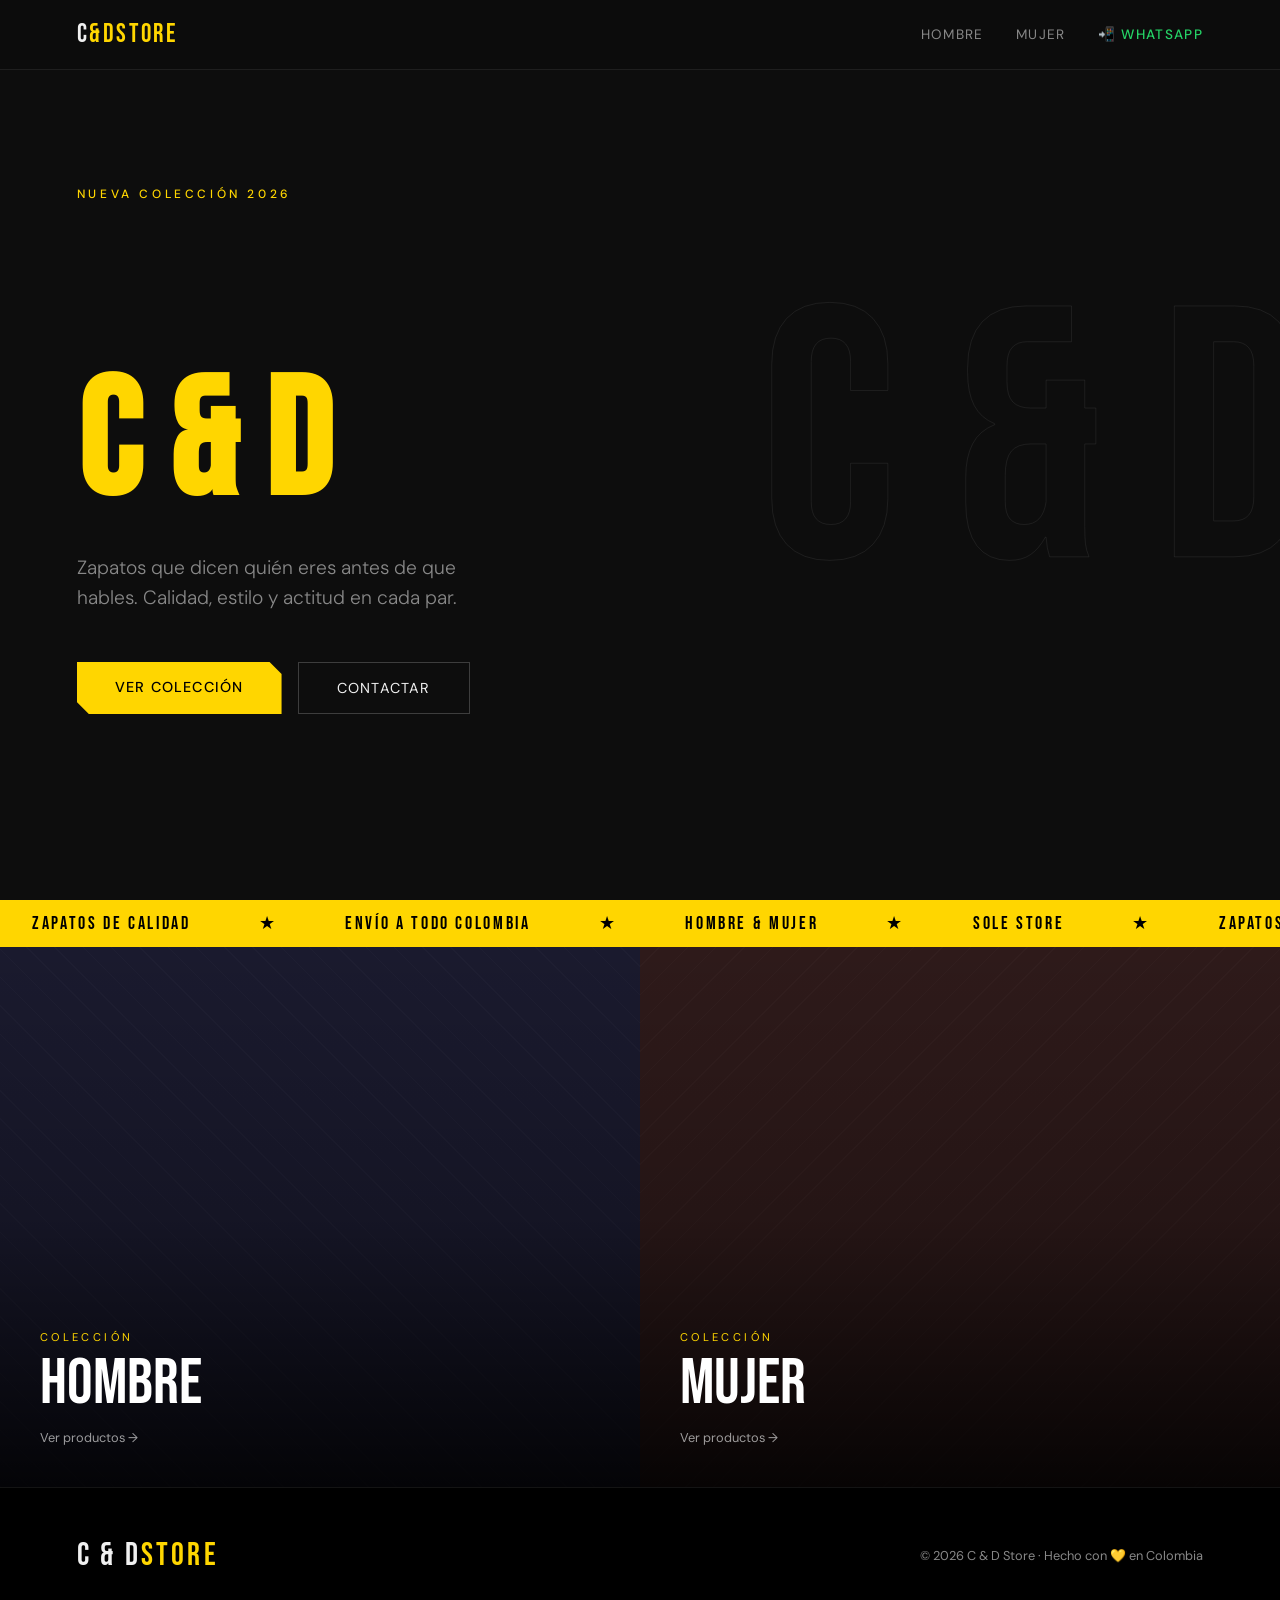
<file: index.html>
<!DOCTYPE html>
<html lang="es">
<head>
  <meta charset="UTF-8" />
  <meta name="viewport" content="width=device-width, initial-scale=1.0"/>
  <title>C & D — Zapatos</title>
  <link rel="preconnect" href="https://fonts.googleapis.com">
  <link href="https://fonts.googleapis.com/css2?family=Bebas+Neue&family=DM+Sans:wght@300;400;500&display=swap" rel="stylesheet">
  <link rel="stylesheet" href="src/styles/main.css">
  <style>
    /* ── HERO ── */
    .hero {
      min-height: 100vh;
      display: flex;
      flex-direction: column;
      justify-content: center;
      align-items: flex-start;
      padding: 0 6vw;
      position: relative;
      overflow: hidden;
    }

    .hero::before {
      content: 'C & D';
      position: absolute;
      right: -2vw;
      top: 50%;
      transform: translateY(-50%);
      font-family: 'Bebas Neue', sans-serif;
      font-size: clamp(180px, 28vw, 420px);
      color: transparent;
      -webkit-text-stroke: 1px rgba(255,255,255,0.07);
      pointer-events: none;
      line-height: 1;
      user-select: none;
    }

    .hero-tag {
      font-family: 'DM Sans', sans-serif;
      font-size: 0.75rem;
      font-weight: 500;
      letter-spacing: 0.3em;
      text-transform: uppercase;
      color: var(--accent);
      margin-bottom: 1.2rem;
      opacity: 0;
      animation: fadeUp 0.6s ease forwards 0.2s;
    }

    .hero-title {
      font-family: 'Bebas Neue', sans-serif;
      font-size: clamp(72px, 13vw, 200px);
      line-height: 0.9;
      color: var(--text);
      margin: 0 0 2rem;
      opacity: 0;
      animation: fadeUp 0.7s ease forwards 0.4s;
    }

    .hero-title span {
      color: var(--accent);
      display: block;
    }

    .hero-sub {
      font-family: 'DM Sans', sans-serif;
      font-size: clamp(1rem, 1.5vw, 1.2rem);
      color: var(--text-muted);
      max-width: 400px;
      line-height: 1.6;
      margin-bottom: 3rem;
      font-weight: 300;
      opacity: 0;
      animation: fadeUp 0.7s ease forwards 0.6s;
    }

    .hero-btns {
      display: flex;
      gap: 1rem;
      flex-wrap: wrap;
      opacity: 0;
      animation: fadeUp 0.7s ease forwards 0.8s;
    }

    .btn-primary {
      background: var(--accent);
      color: #000;
      font-family: 'DM Sans', sans-serif;
      font-weight: 500;
      font-size: 0.9rem;
      letter-spacing: 0.08em;
      text-transform: uppercase;
      padding: 1rem 2.4rem;
      border: none;
      cursor: pointer;
      text-decoration: none;
      display: inline-block;
      transition: transform 0.2s ease, box-shadow 0.2s ease;
      clip-path: polygon(0 0, calc(100% - 12px) 0, 100% 12px, 100% 100%, 12px 100%, 0 calc(100% - 12px));
    }

    .btn-primary:hover {
      transform: translateY(-3px);
      box-shadow: 0 12px 32px rgba(255, 214, 0, 0.3);
    }

    .btn-outline {
      background: transparent;
      color: var(--text);
      font-family: 'DM Sans', sans-serif;
      font-weight: 400;
      font-size: 0.9rem;
      letter-spacing: 0.08em;
      text-transform: uppercase;
      padding: 1rem 2.4rem;
      border: 1px solid rgba(255,255,255,0.2);
      cursor: pointer;
      text-decoration: none;
      display: inline-block;
      transition: border-color 0.2s, color 0.2s;
    }

    .btn-outline:hover {
      border-color: var(--accent);
      color: var(--accent);
    }

    /* ── SCROLL TICKER ── */
    .ticker-wrap {
      background: var(--accent);
      overflow: hidden;
      padding: 0.8rem 0;
      white-space: nowrap;
    }

    .ticker {
      display: inline-block;
      animation: ticker 20s linear infinite;
    }

    .ticker span {
      font-family: 'Bebas Neue', sans-serif;
      font-size: 1.1rem;
      letter-spacing: 0.15em;
      color: #000;
      margin: 0 2rem;
    }

    /* ── CATEGORIAS ── */
    .categories {
      display: grid;
      grid-template-columns: 1fr 1fr;
      min-height: 60vh;
    }

    .cat-card {
      position: relative;
      overflow: hidden;
      cursor: pointer;
      text-decoration: none;
      display: block;
    }

    .cat-card::after {
      content: '';
      position: absolute;
      inset: 0;
      background: linear-gradient(to top, rgba(0,0,0,0.85) 0%, rgba(0,0,0,0.2) 50%, transparent 100%);
      transition: background 0.4s ease;
    }

    .cat-card:hover::after {
      background: linear-gradient(to top, rgba(0,0,0,0.9) 0%, rgba(0,0,0,0.4) 60%, rgba(0,0,0,0.1) 100%);
    }

    .cat-bg {
      width: 100%;
      height: 100%;
      min-height: 400px;
      background-size: cover;
      background-position: center;
      transition: transform 0.6s ease;
    }

    .cat-card:hover .cat-bg {
      transform: scale(1.05);
    }

    .cat-hombre .cat-bg {
      background-color: #1a1a2e;
      background-image: repeating-linear-gradient(45deg, rgba(255,255,255,0.02) 0px, rgba(255,255,255,0.02) 1px, transparent 1px, transparent 20px);
    }

    .cat-mujer .cat-bg {
      background-color: #2e1a1a;
      background-image: repeating-linear-gradient(-45deg, rgba(255,255,255,0.02) 0px, rgba(255,255,255,0.02) 1px, transparent 1px, transparent 20px);
    }

    .cat-info {
      position: absolute;
      bottom: 2.5rem;
      left: 2.5rem;
      z-index: 2;
    }

    .cat-label {
      font-family: 'DM Sans', sans-serif;
      font-size: 0.7rem;
      letter-spacing: 0.3em;
      text-transform: uppercase;
      color: var(--accent);
      margin-bottom: 0.5rem;
    }

    .cat-name {
      font-family: 'Bebas Neue', sans-serif;
      font-size: clamp(2.5rem, 5vw, 5rem);
      color: #fff;
      line-height: 1;
      display: block;
      transition: letter-spacing 0.3s ease;
    }

    .cat-card:hover .cat-name {
      letter-spacing: 0.05em;
    }

    .cat-arrow {
      display: inline-flex;
      align-items: center;
      gap: 0.5rem;
      font-family: 'DM Sans', sans-serif;
      font-size: 0.8rem;
      color: rgba(255,255,255,0.6);
      margin-top: 0.8rem;
      transition: color 0.3s, gap 0.3s;
    }

    .cat-card:hover .cat-arrow {
      color: var(--accent);
      gap: 0.9rem;
    }

    /* ── FOOTER ── */
    footer {
      background: #000;
      border-top: 1px solid rgba(255,255,255,0.08);
      padding: 3rem 6vw;
      display: flex;
      justify-content: space-between;
      align-items: center;
      flex-wrap: wrap;
      gap: 1rem;
    }

    .footer-logo {
      font-family: 'Bebas Neue', sans-serif;
      font-size: 2rem;
      color: var(--text);
      letter-spacing: 0.1em;
    }

    .footer-logo span { color: var(--accent); }

    .footer-copy {
      font-family: 'DM Sans', sans-serif;
      font-size: 0.8rem;
      color: var(--text-muted);
    }

    @keyframes fadeUp {
      from { opacity: 0; transform: translateY(30px); }
      to   { opacity: 1; transform: translateY(0); }
    }

    @keyframes ticker {
      from { transform: translateX(0); }
      to   { transform: translateX(-50%); }
    }

    @media (max-width: 640px) {
      .categories { grid-template-columns: 1fr; }
      .hero { padding: 6rem 6vw 4rem; }
      footer { flex-direction: column; text-align: center; }
    }
  </style>
</head>
<body>

  <!-- NAV -->
  <nav class="navbar">
    <a href="index.html" class="nav-logo">C<span>&<span>D</span>STORE</span></a>
    <div class="nav-links">
      <a href="hombre.html">Hombre</a>
      <a href="mujer.html">Mujer</a>
      <a href="https://wa.me/573104720389" target="_blank" class="nav-wpp">📲 WhatsApp</a>
    </div>
  </nav>

  <!-- HERO -->
  <section class="hero">
    <p class="hero-tag">Nueva colección 2026</p>
    <h1 class="hero-title">
      <br>
      <span>C & D </span>
    </h1>
    <p class="hero-sub">Zapatos que dicen quién eres antes de que hables. Calidad, estilo y actitud en cada par.</p>
    <div class="hero-btns">
      <a href="hombre.html" class="btn-primary">Ver colección</a>
      <a href="https://wa.me/573104720389" target="_blank" class="btn-outline">Contactar</a>
    </div>
  </section>

  <!-- TICKER -->
  <div class="ticker-wrap">
    <div class="ticker">
      <span>ZAPATOS DE CALIDAD</span>
      <span>★</span>
      <span>ENVÍO A TODO COLOMBIA</span>
      <span>★</span>
      <span>HOMBRE & MUJER</span>
      <span>★</span>
      <span>SOLE STORE</span>
      <span>★</span>
      <span>ZAPATOS DE CALIDAD</span>
      <span>★</span>
      <span>ENVÍO A TODO COLOMBIA</span>
      <span>★</span>
      <span>HOMBRE & MUJER</span>
      <span>★</span>
      <span>SOLE STORE</span>
      <span>★</span>
    </div>
  </div>

  <!-- CATEGORÍAS -->
  <section class="categories">
    <a href="hombre.html" class="cat-card cat-hombre">
      <div class="cat-bg"></div>
      <div class="cat-info">
        <p class="cat-label">Colección</p>
        <span class="cat-name">HOMBRE</span>
        <div class="cat-arrow">Ver productos →</div>
      </div>
    </a>
    <a href="mujer.html" class="cat-card cat-mujer">
      <div class="cat-bg"></div>
      <div class="cat-info">
        <p class="cat-label">Colección</p>
        <span class="cat-name">MUJER</span>
        <div class="cat-arrow">Ver productos →</div>
      </div>
    </a>
  </section>

  <!-- FOOTER -->
  <footer>
    <div class="footer-logo">C & D<span>STORE</span></div>
    <p class="footer-copy">© 2026 C & D Store · Hecho con 💛 en Colombia</p>
  </footer>

</body>
</html>
</file>
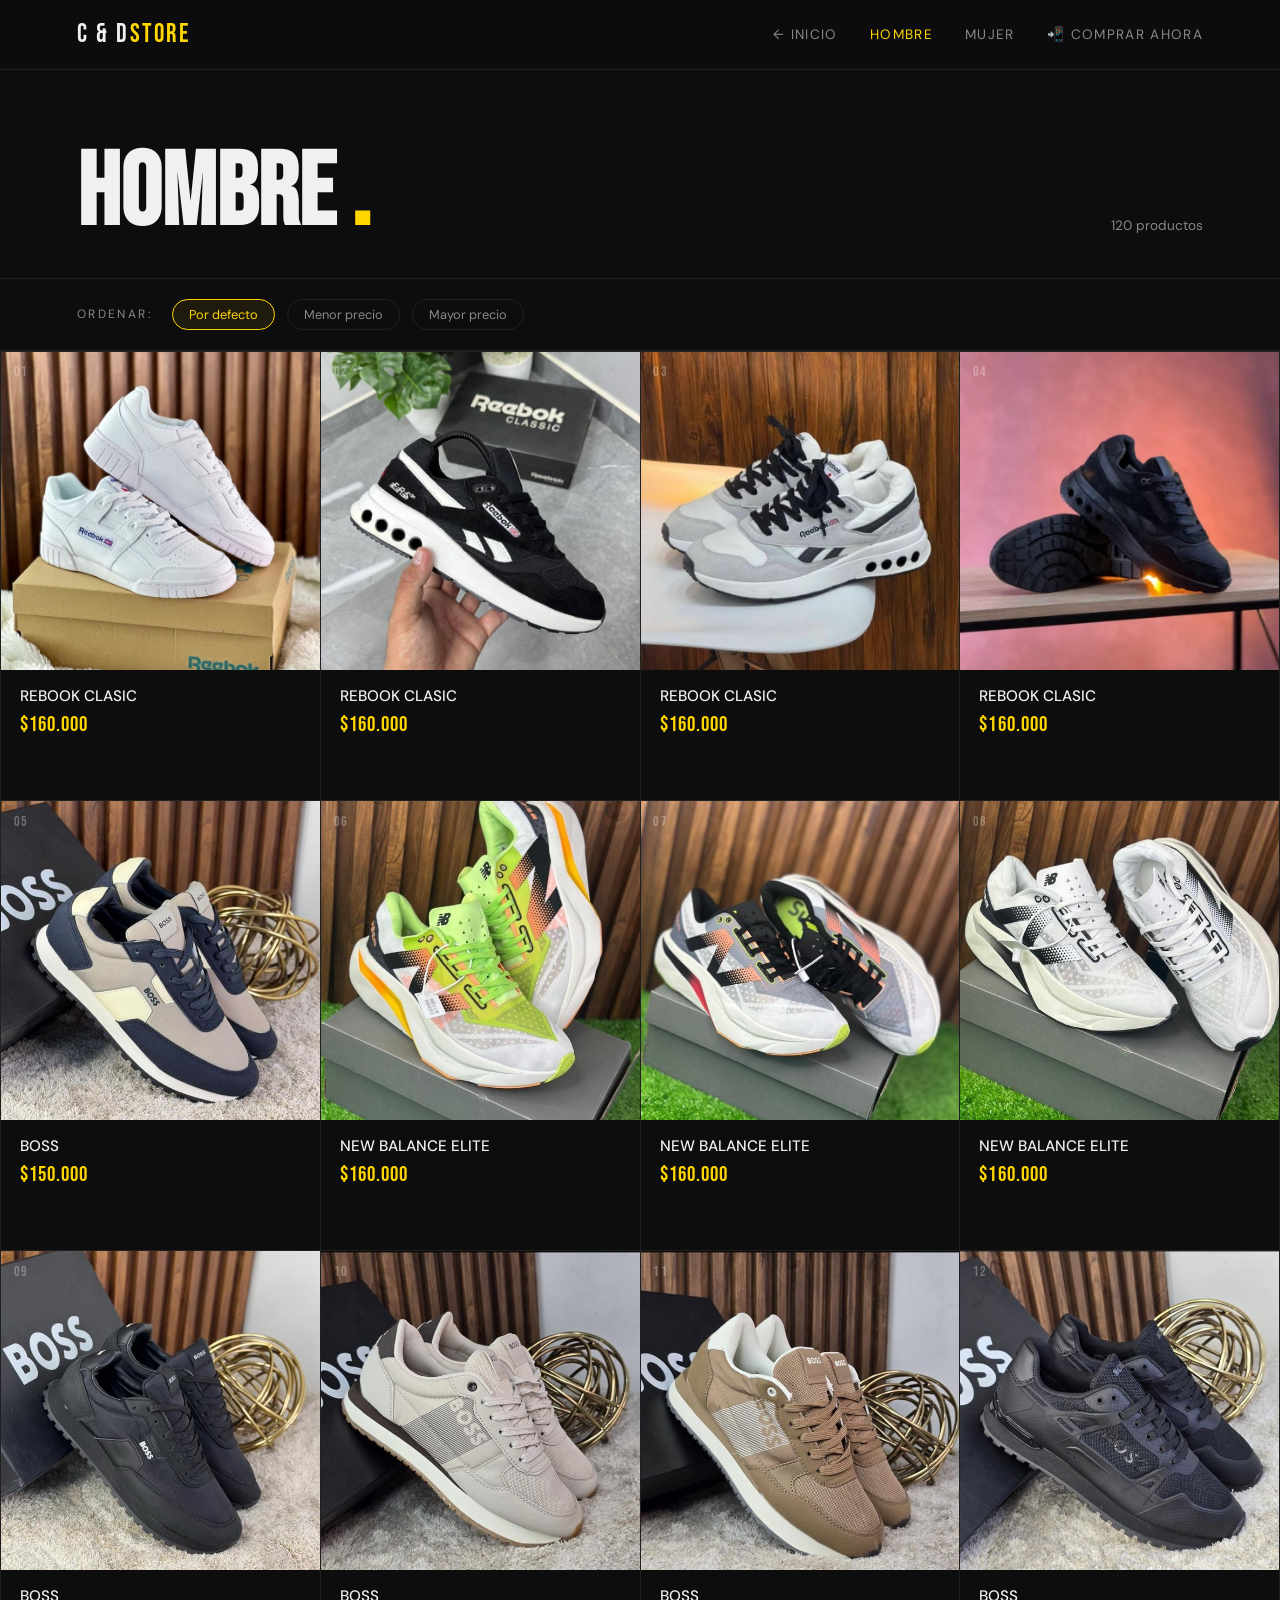
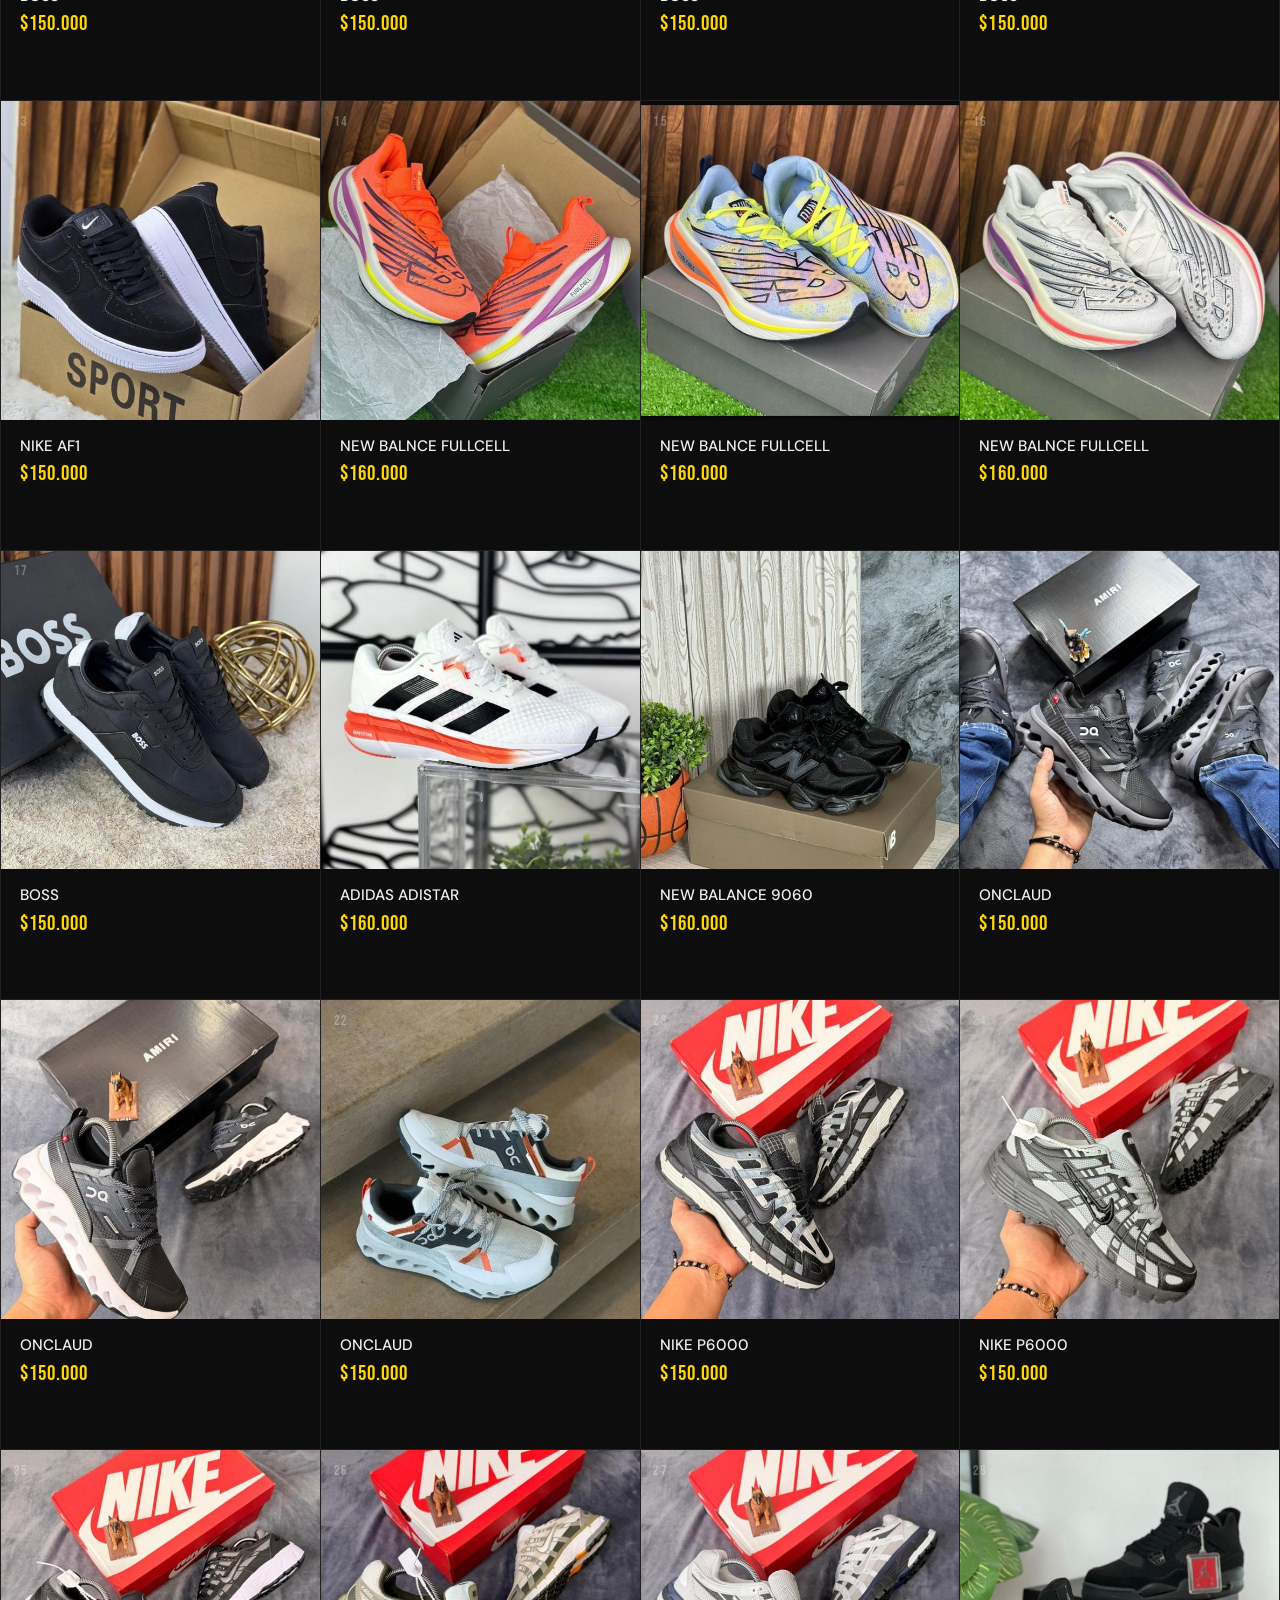
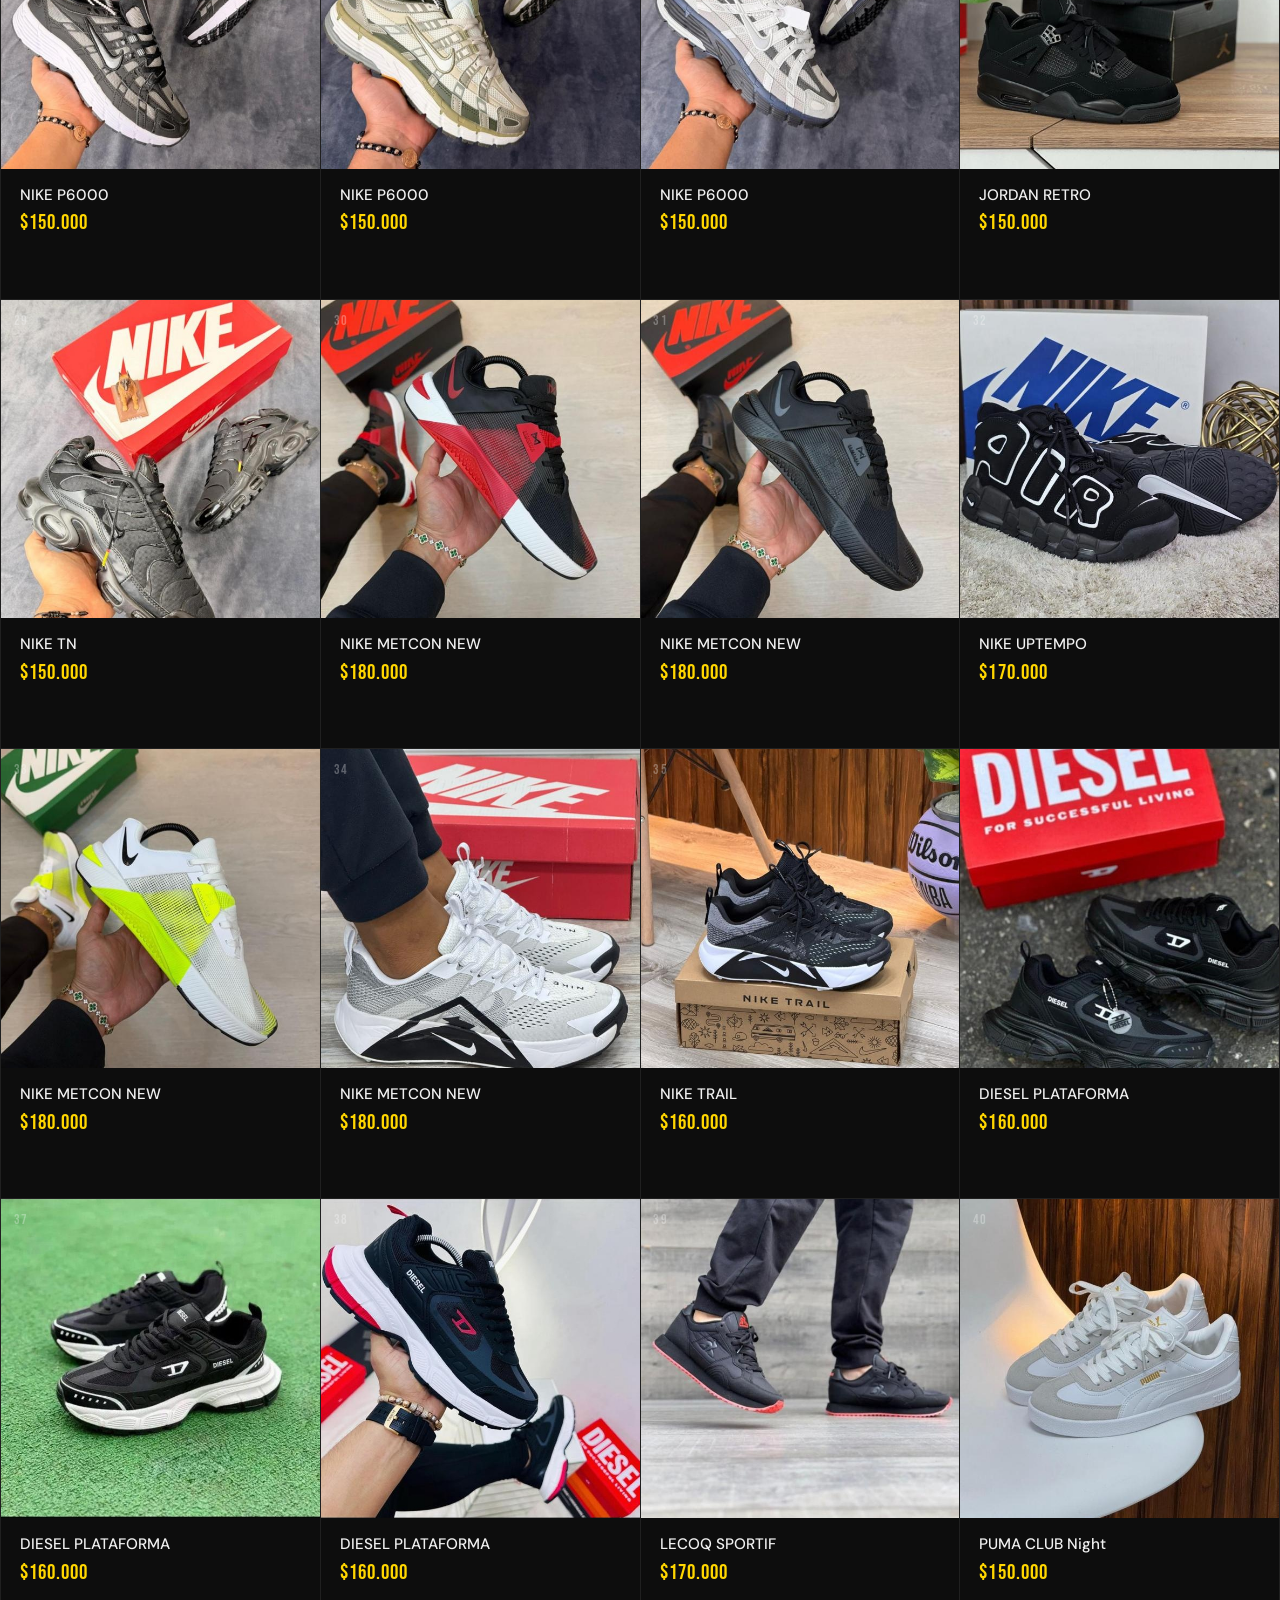
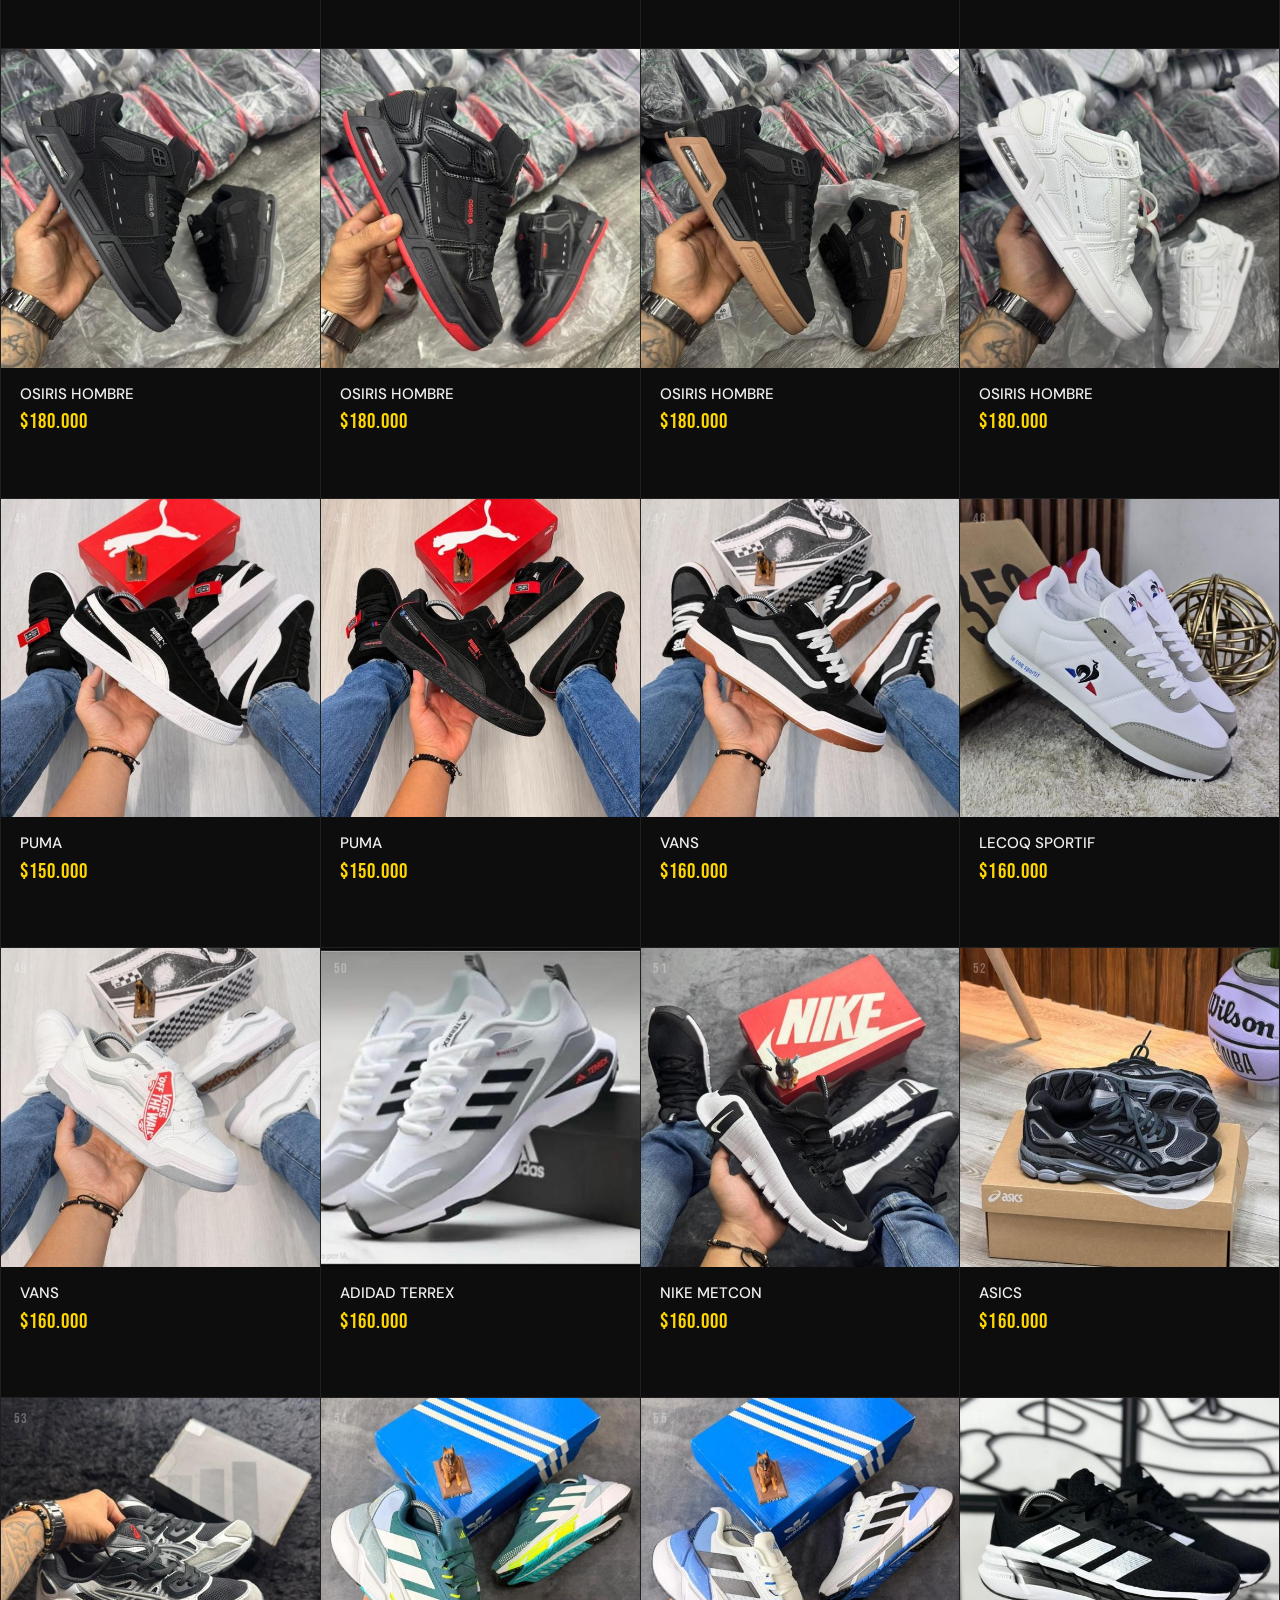
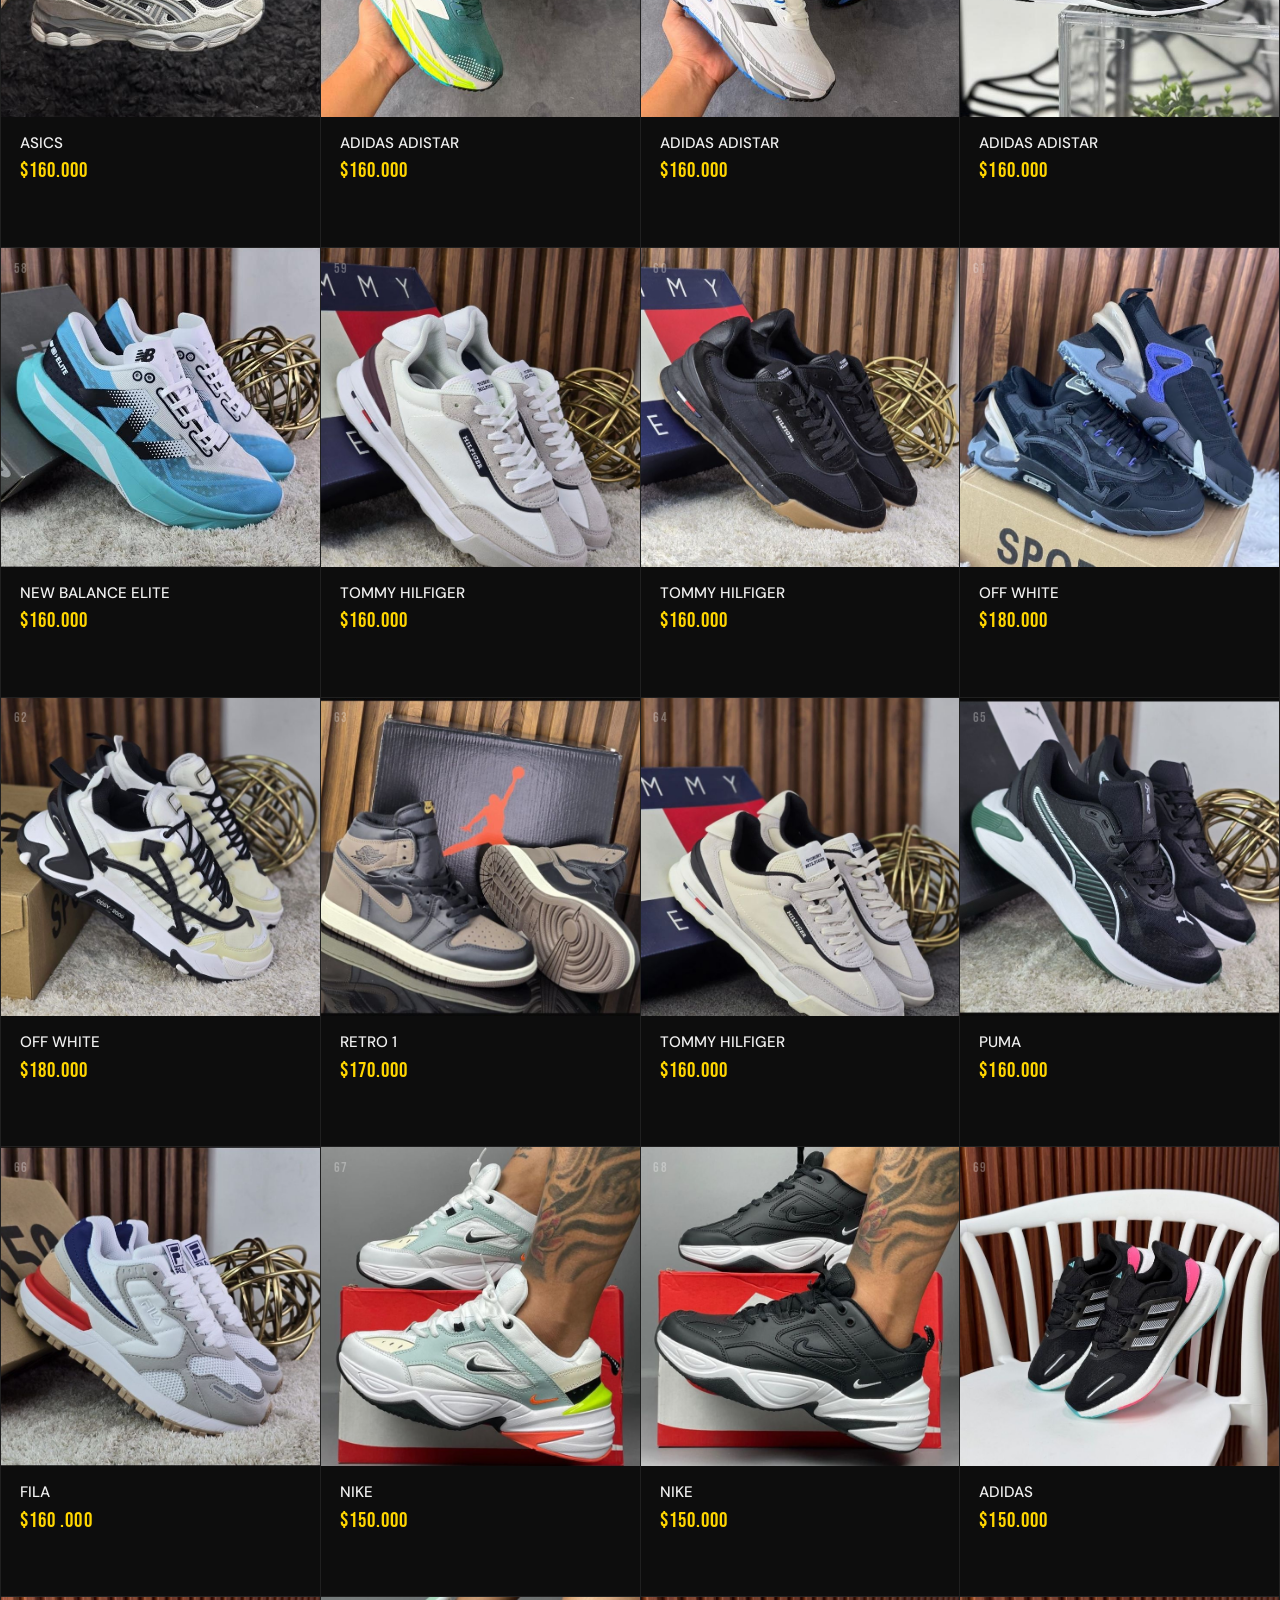
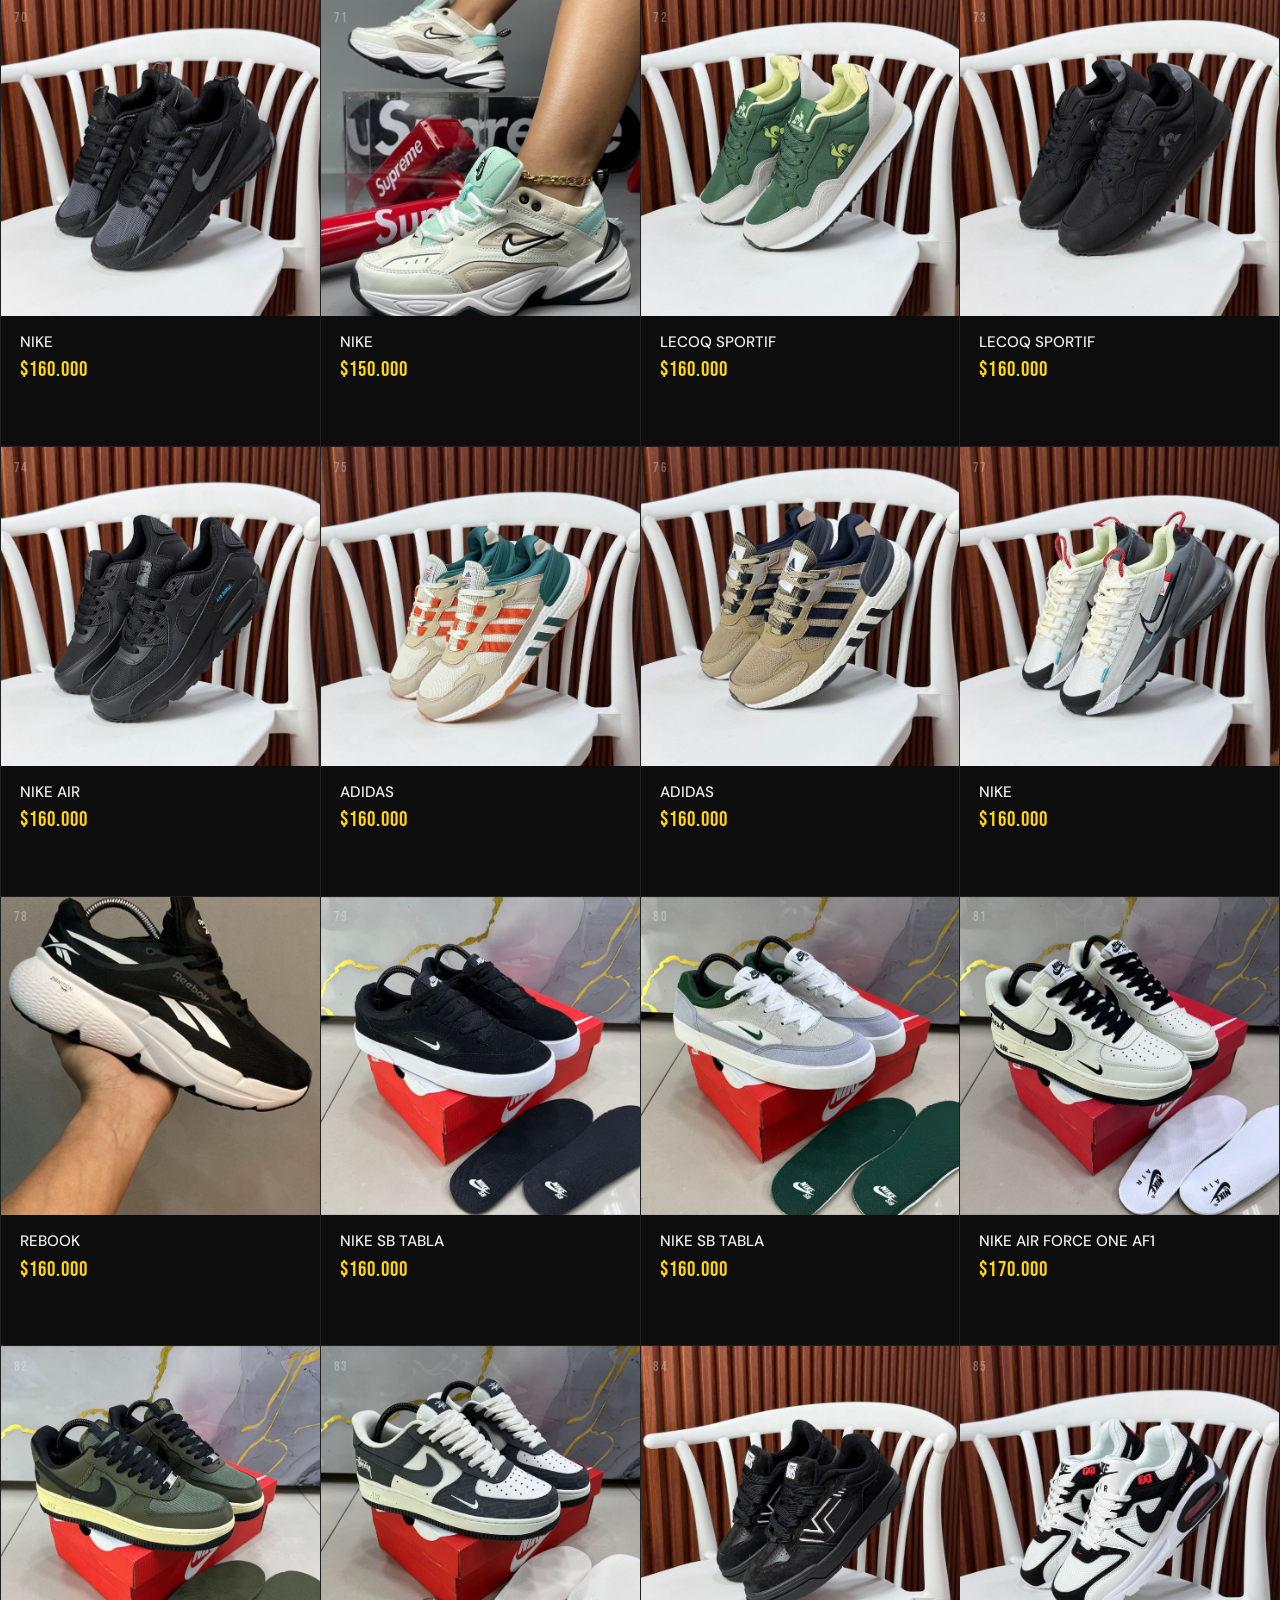
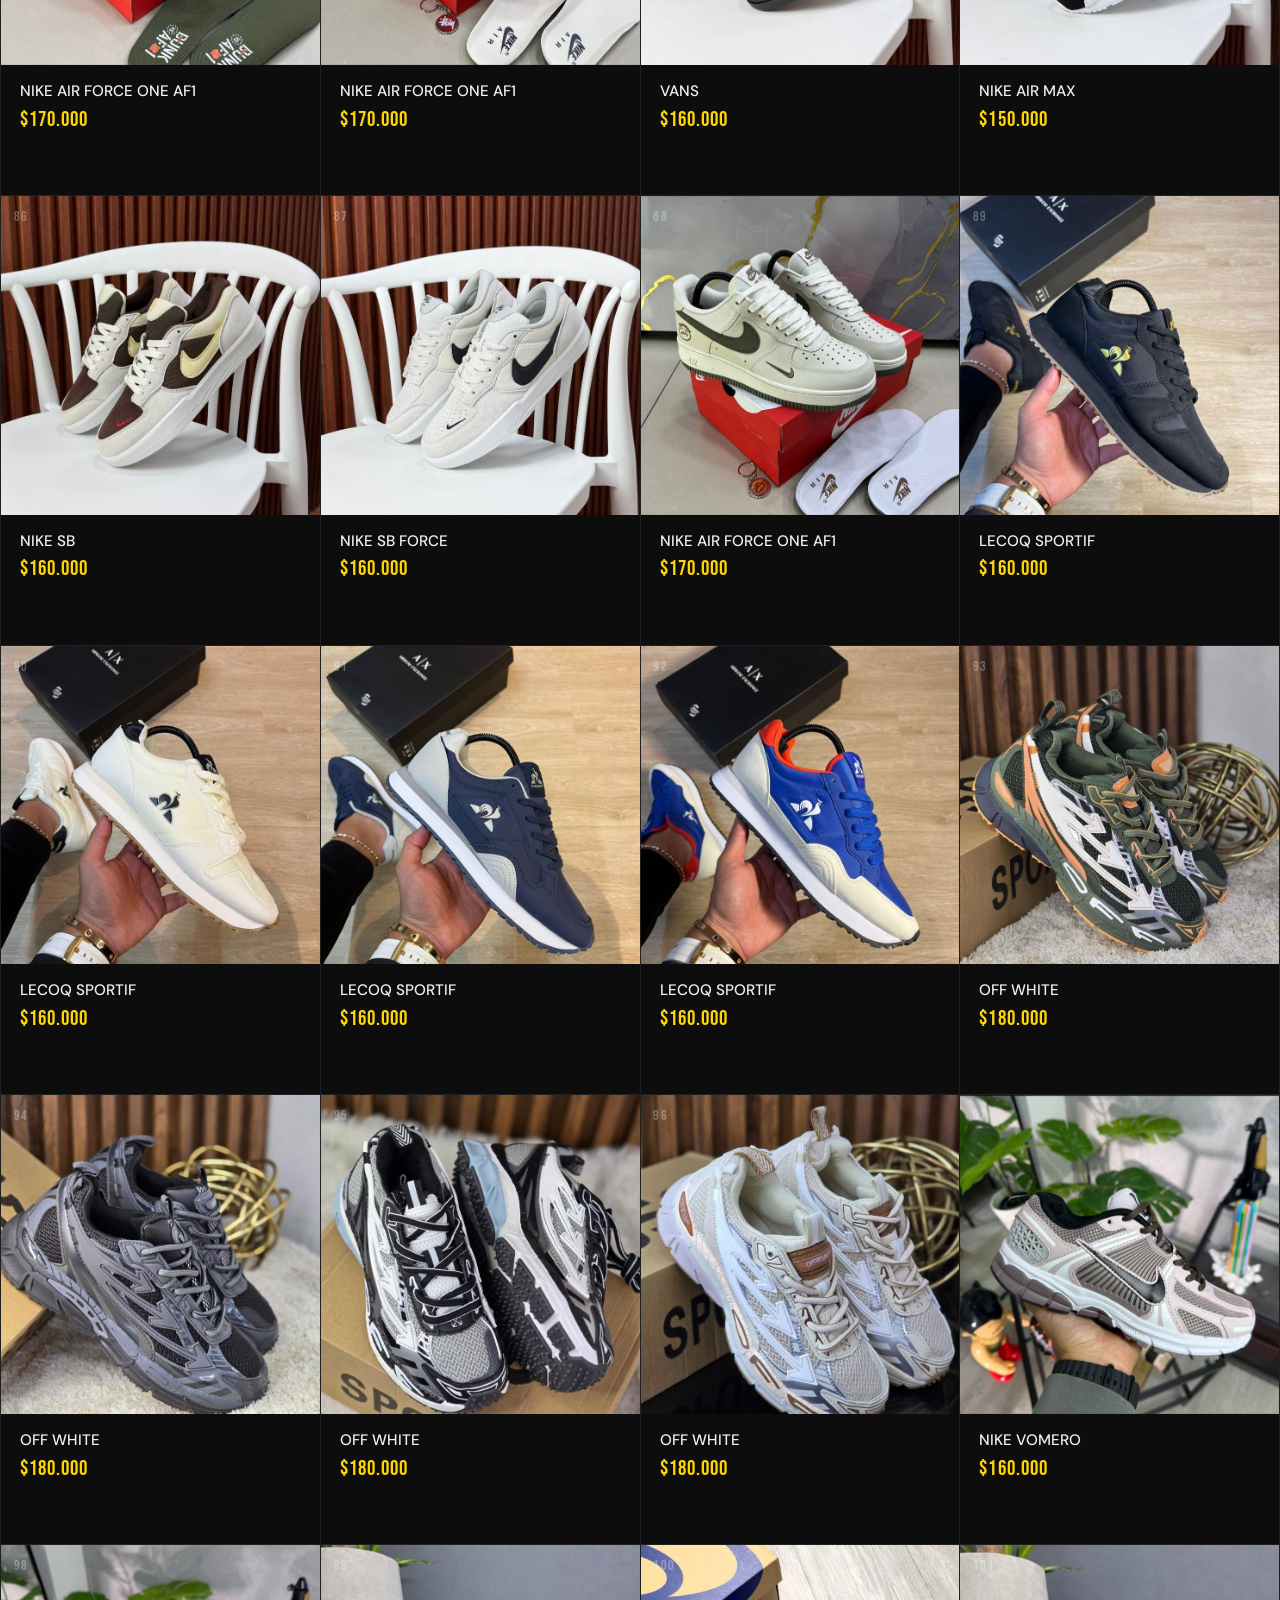
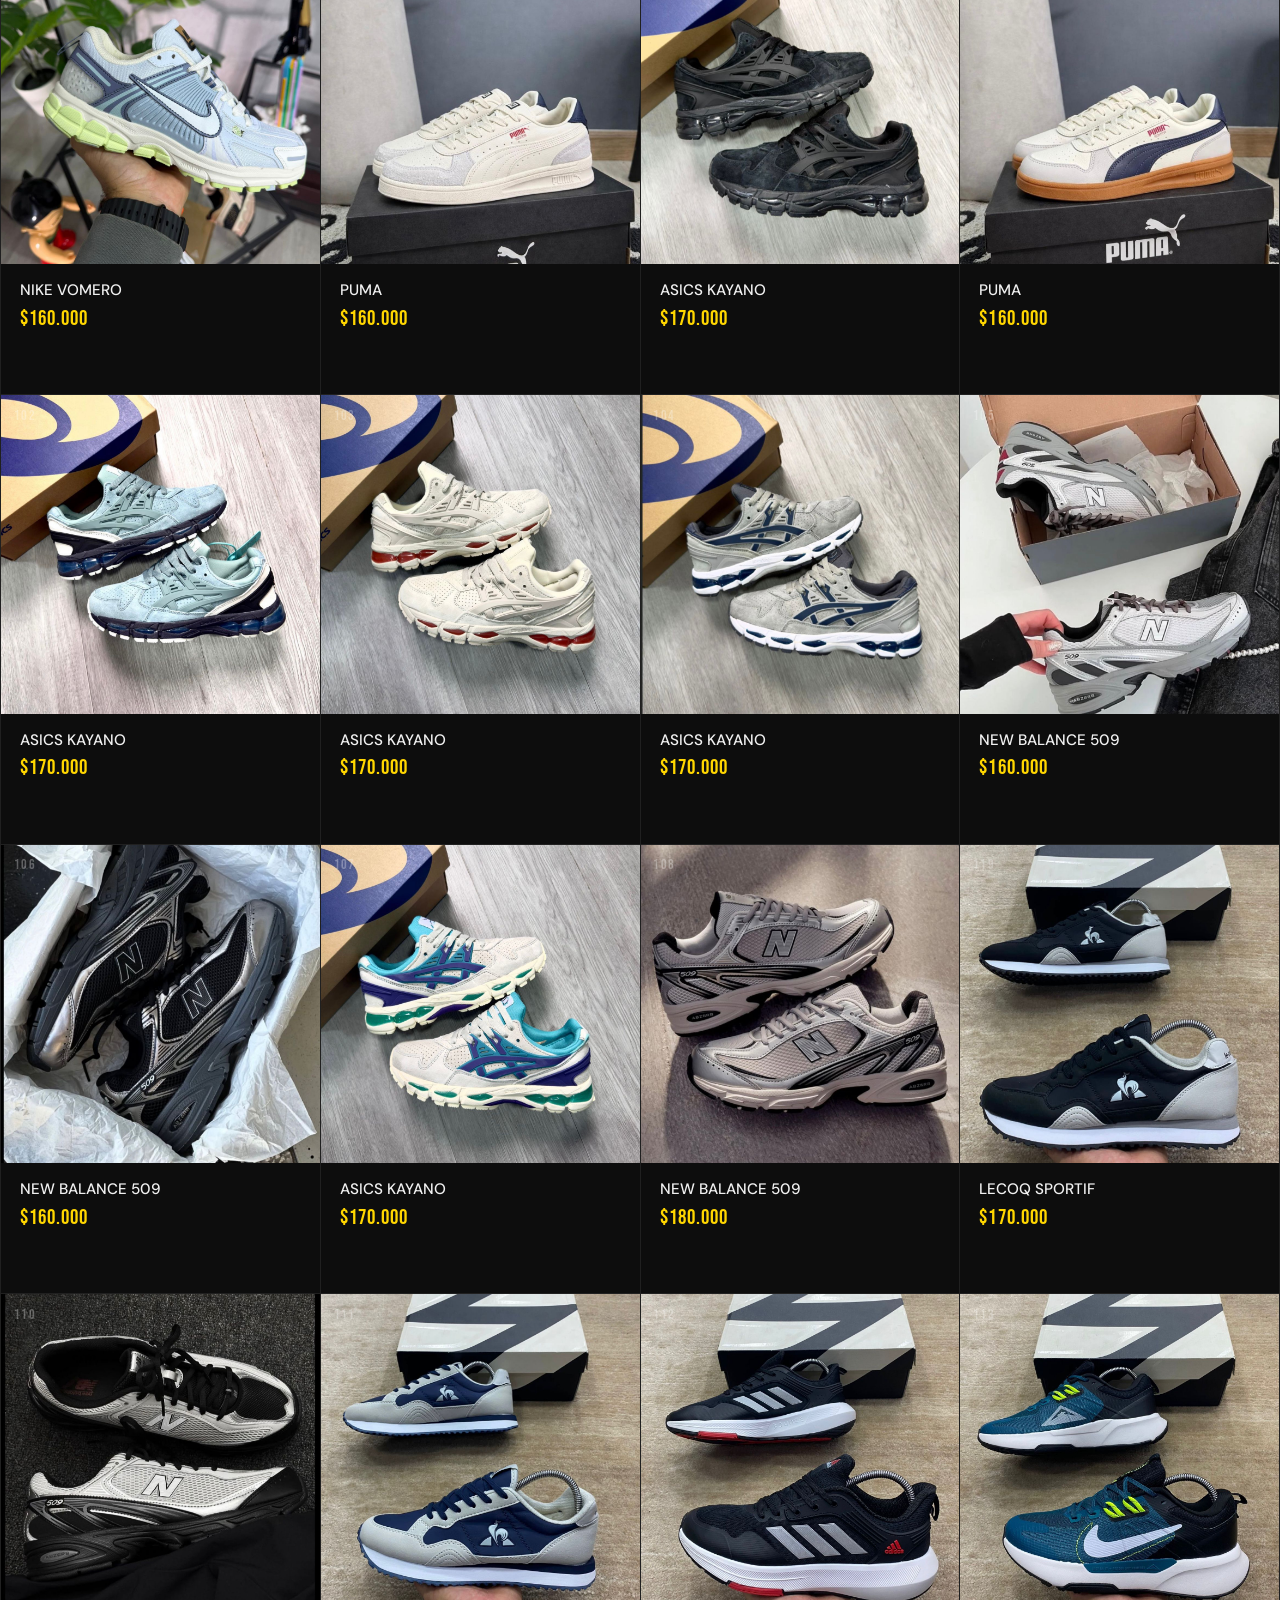
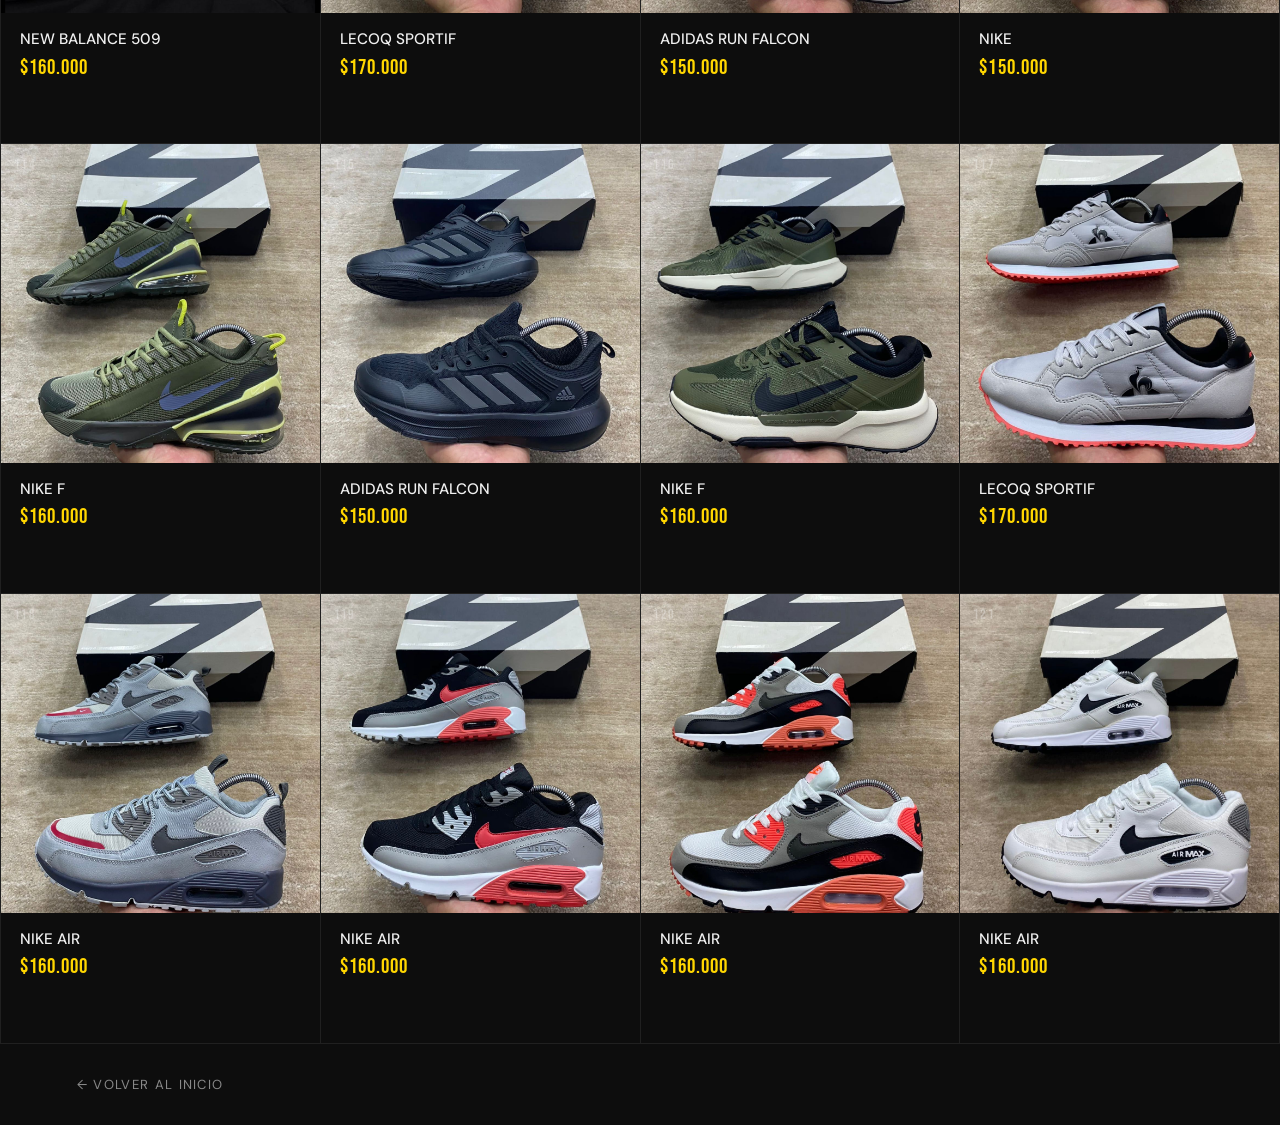
<file: hombre.html>
<!DOCTYPE html>
<html lang="es">
<head>
  <meta charset="UTF-8" />
  <meta name="viewport" content="width=device-width, initial-scale=1.0"/>
  <title>Hombre — C & D<span>STORE</span></title>
  <link rel="preconnect" href="https://fonts.googleapis.com">
  <link href="https://fonts.googleapis.com/css2?family=Bebas+Neue&family=DM+Sans:wght@300;400;500&display=swap" rel="stylesheet">
  <link rel="stylesheet" href="src/styles/main.css">
</head>
<body>

  <nav class="navbar">
    <a href="index.html" class="nav-logo">C & D<span>STORE</span></a>
    <div class="nav-links">
      <a href="index.html">← Inicio</a>
      <a href="hombre.html" style="color:var(--accent)">Hombre</a>
      <a href="mujer.html">Mujer</a>
      <a href="https://wa.me/573104720389?text=Hola,%20quiero%20este%20producto:%20https://tusitio.com/zapato1.html" target="_blank">
  📲 Comprar ahora
</a>
    </div>
  </nav>
  

  <main class="catalog-page">
    <div class="catalog-header">
      <h1>HOMBRE <span>.</span></h1>
      <p class="catalog-count" id="count">Cargando...</p>
    </div>

    <div class="filter-bar">
      <span class="filter-label">Ordenar:</span>
      <button class="filter-btn active" onclick="sortProducts('default', this)">Por defecto</button>
      <button class="filter-btn" onclick="sortProducts('precio-asc', this)">Menor precio</button>
      <button class="filter-btn" onclick="sortProducts('precio-desc', this)">Mayor precio</button>
    </div>

    <div class="product-grid" id="grid"></div>

    <a href="index.html" class="back-link">← Volver al inicio</a>
  </main>

  <script type="module">
    import { productosHombre } from './src/js/products.js';

    const WPP = "573104720389";
    let currentProducts = [...productosHombre];

    function precioNum(p) {
      return parseInt(p.precio.replace(/\D/g, ''));
    }

    function renderGrid(products) {
      const grid = document.getElementById('grid');
      document.getElementById('count').textContent = `${products.length} productos`;
      grid.innerHTML = products.map((p, i) => `
        <div class="product-card" style="animation-delay:${i * 0.03}s">
          <div class="product-img-wrap">
            <span class="product-num">${String(p.id).padStart(2,'0')}</span>
            <img src="${p.img}" alt="${p.nombre}" loading="lazy" onerror="this.style.opacity='0.2'">
          </div>
          <div class="product-info">
            <p class="product-name">${p.nombre}</p>
            <p class="product-price">${p.precio}</p>
          </div>
          <a class="btn-wpp"
             href="https://wa.me/${WPP}?text=Hola!%20Me%20interesa%20el%20${encodeURIComponent(p.nombre)}%20(Ref%20${p.id})%20-%20Precio%3A%20${encodeURIComponent(p.precio)}"
             target="_blank">
            💬 Preguntar por WhatsApp
          </a>
        </div>
      `).join('');
    }

    window.sortProducts = function(tipo, btn) {
      document.querySelectorAll('.filter-btn').forEach(b => b.classList.remove('active'));
      btn.classList.add('active');
      if (tipo === 'precio-asc')  currentProducts.sort((a,b) => precioNum(a) - precioNum(b));
      if (tipo === 'precio-desc') currentProducts.sort((a,b) => precioNum(b) - precioNum(a));
      if (tipo === 'default')     currentProducts = [...productosHombre];
      renderGrid(currentProducts);
    };

    renderGrid(currentProducts);
  </script>

</body>
</html>
</file>
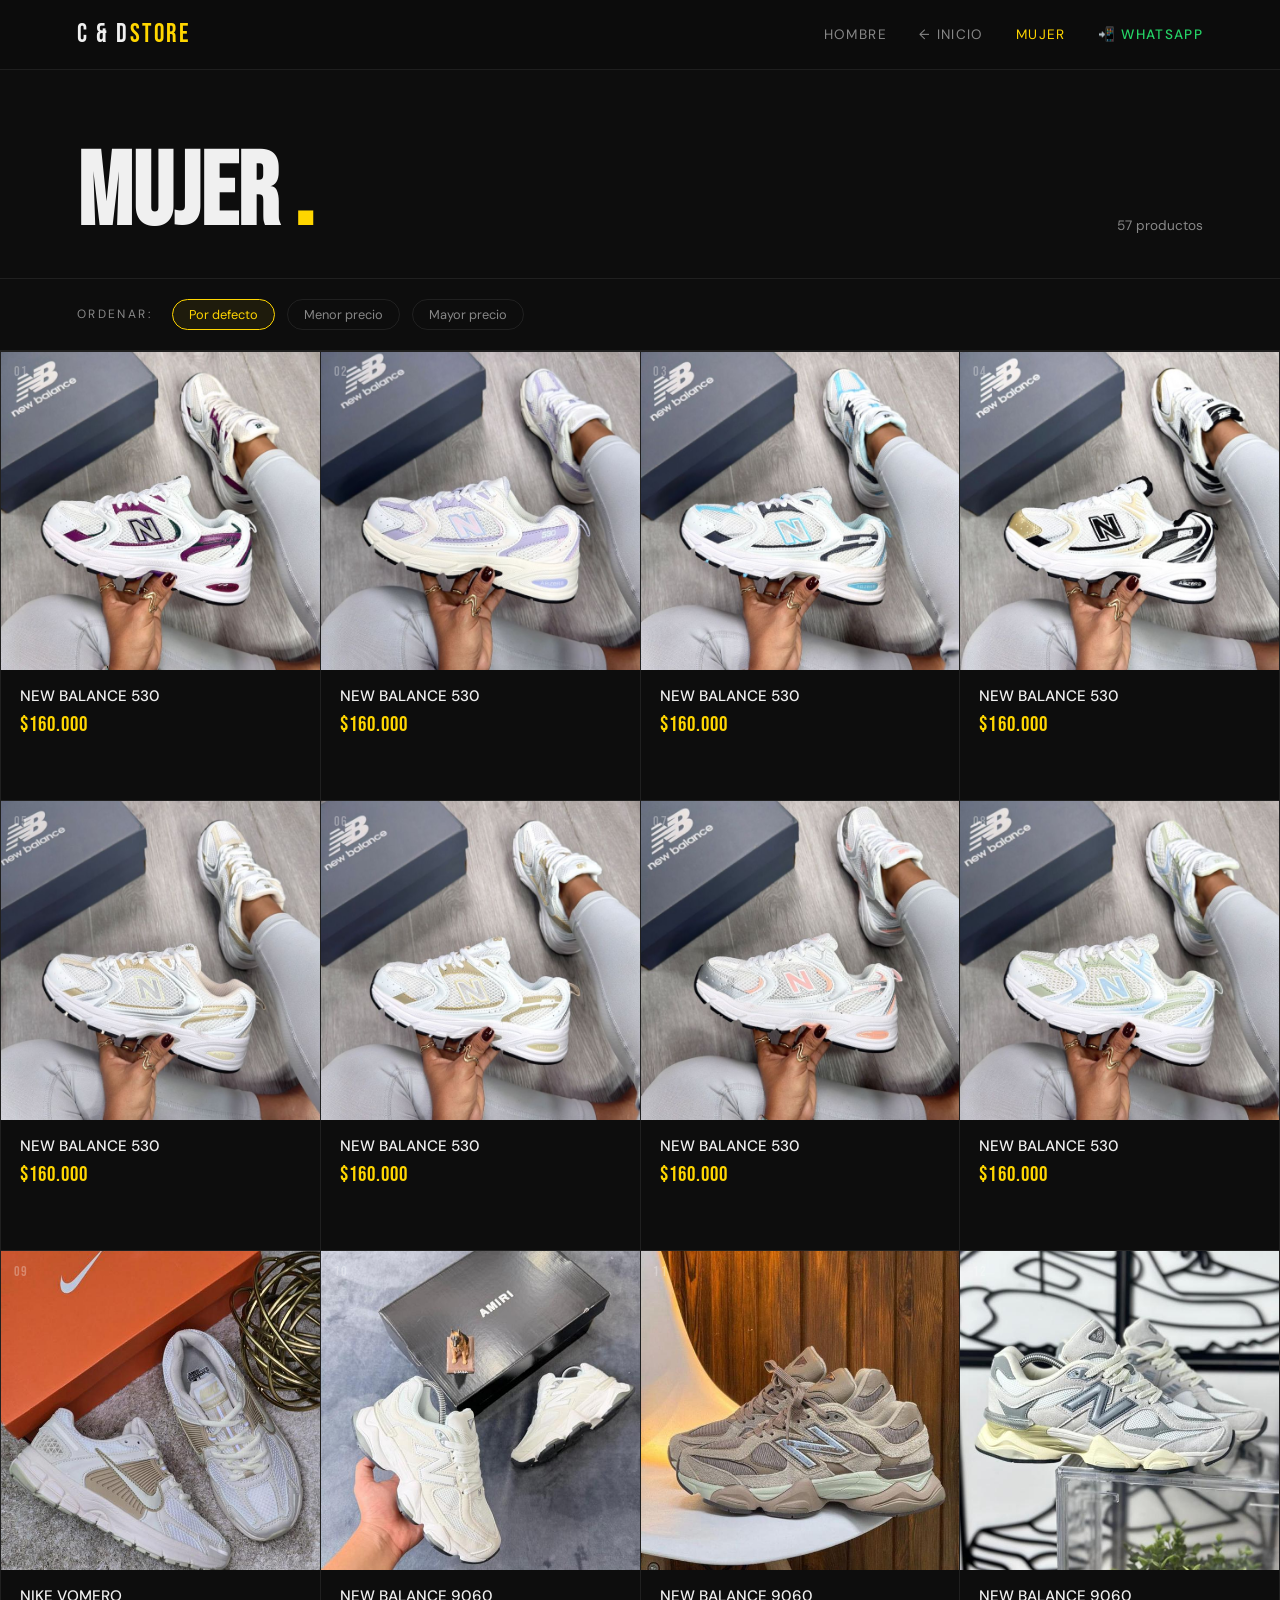
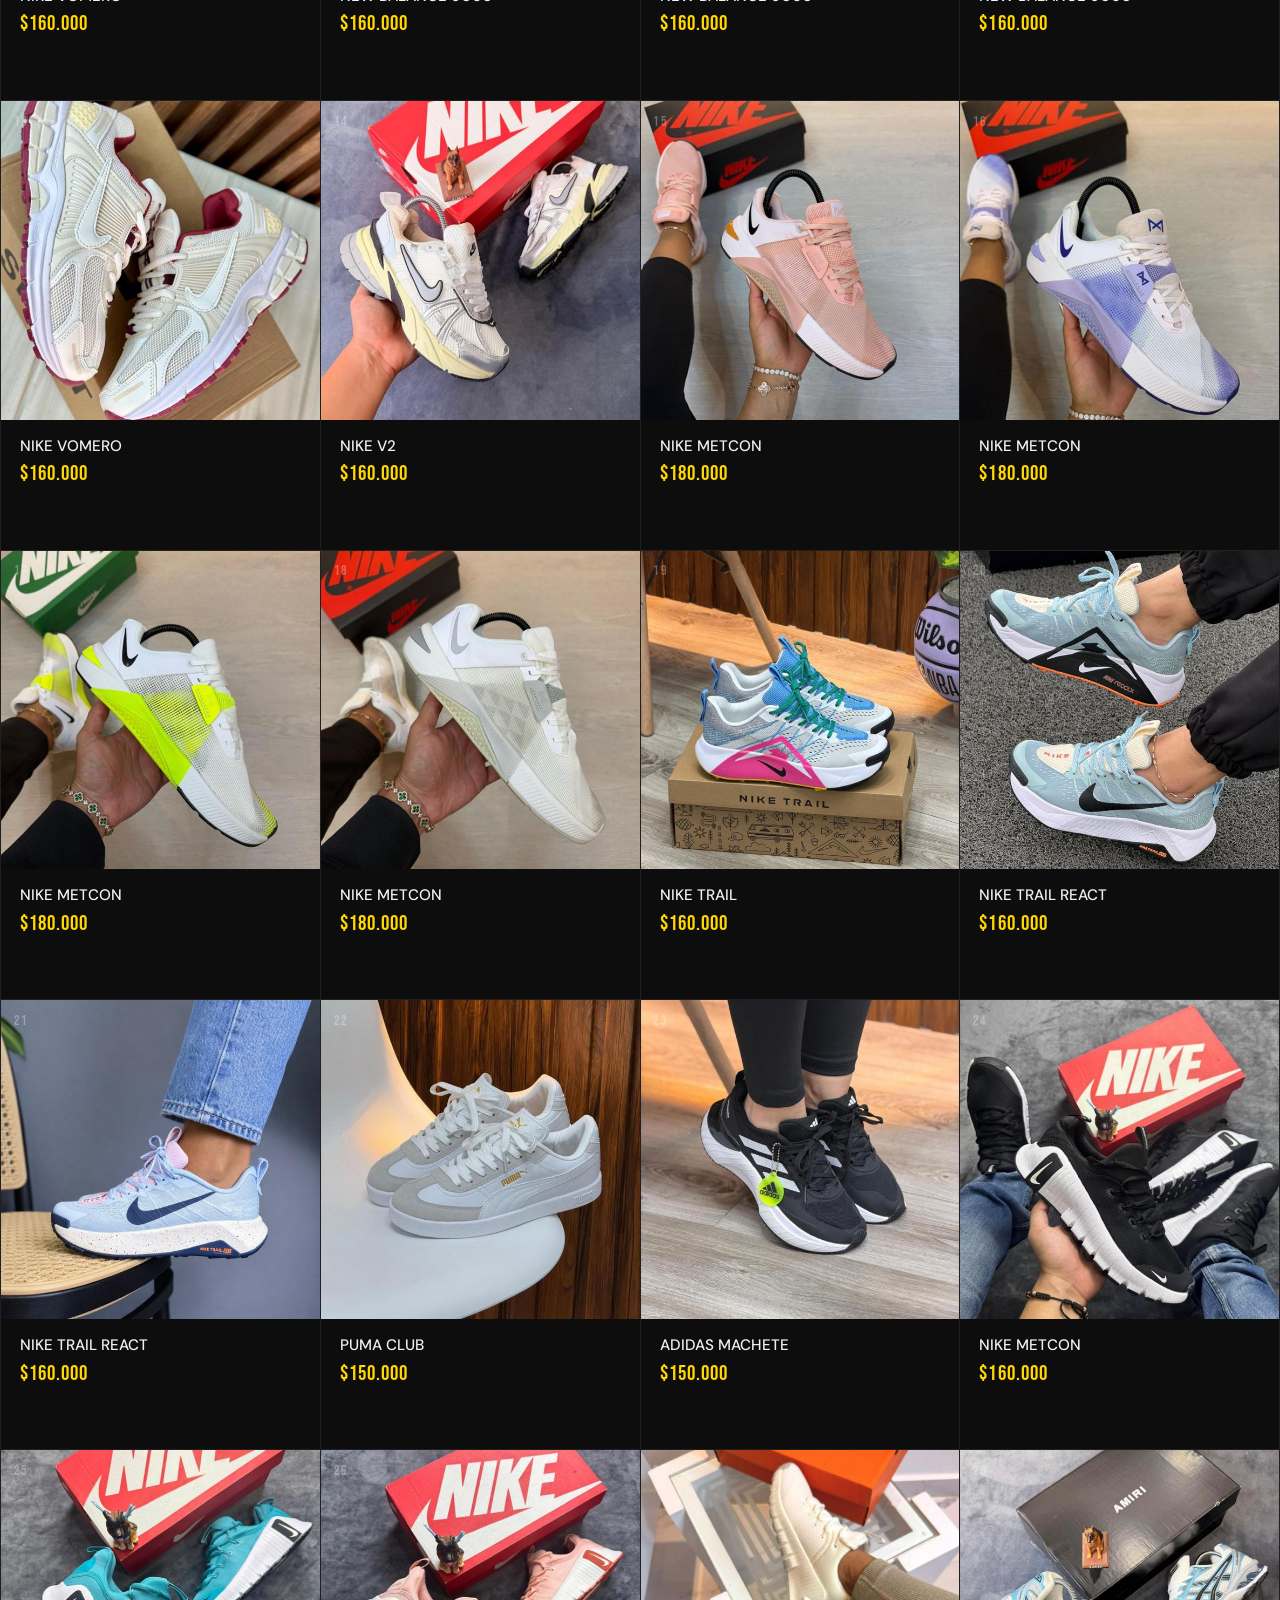
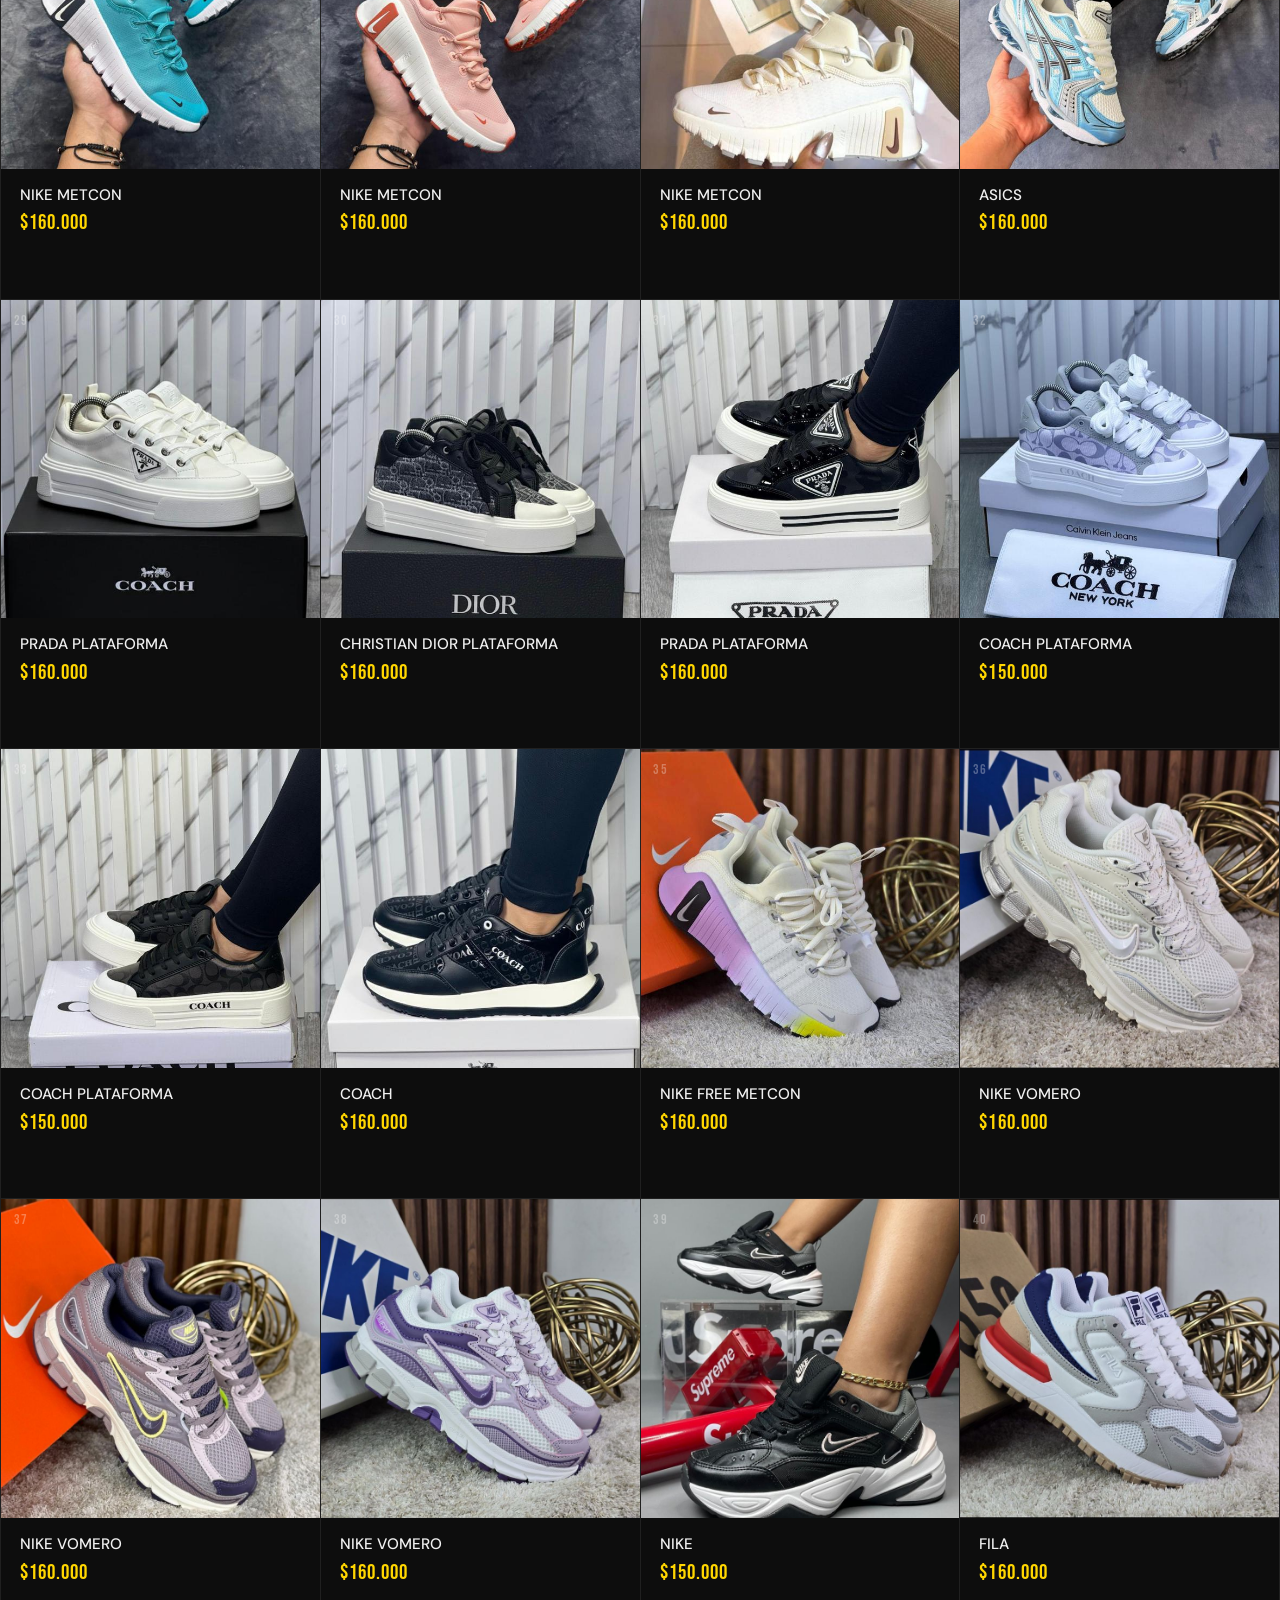
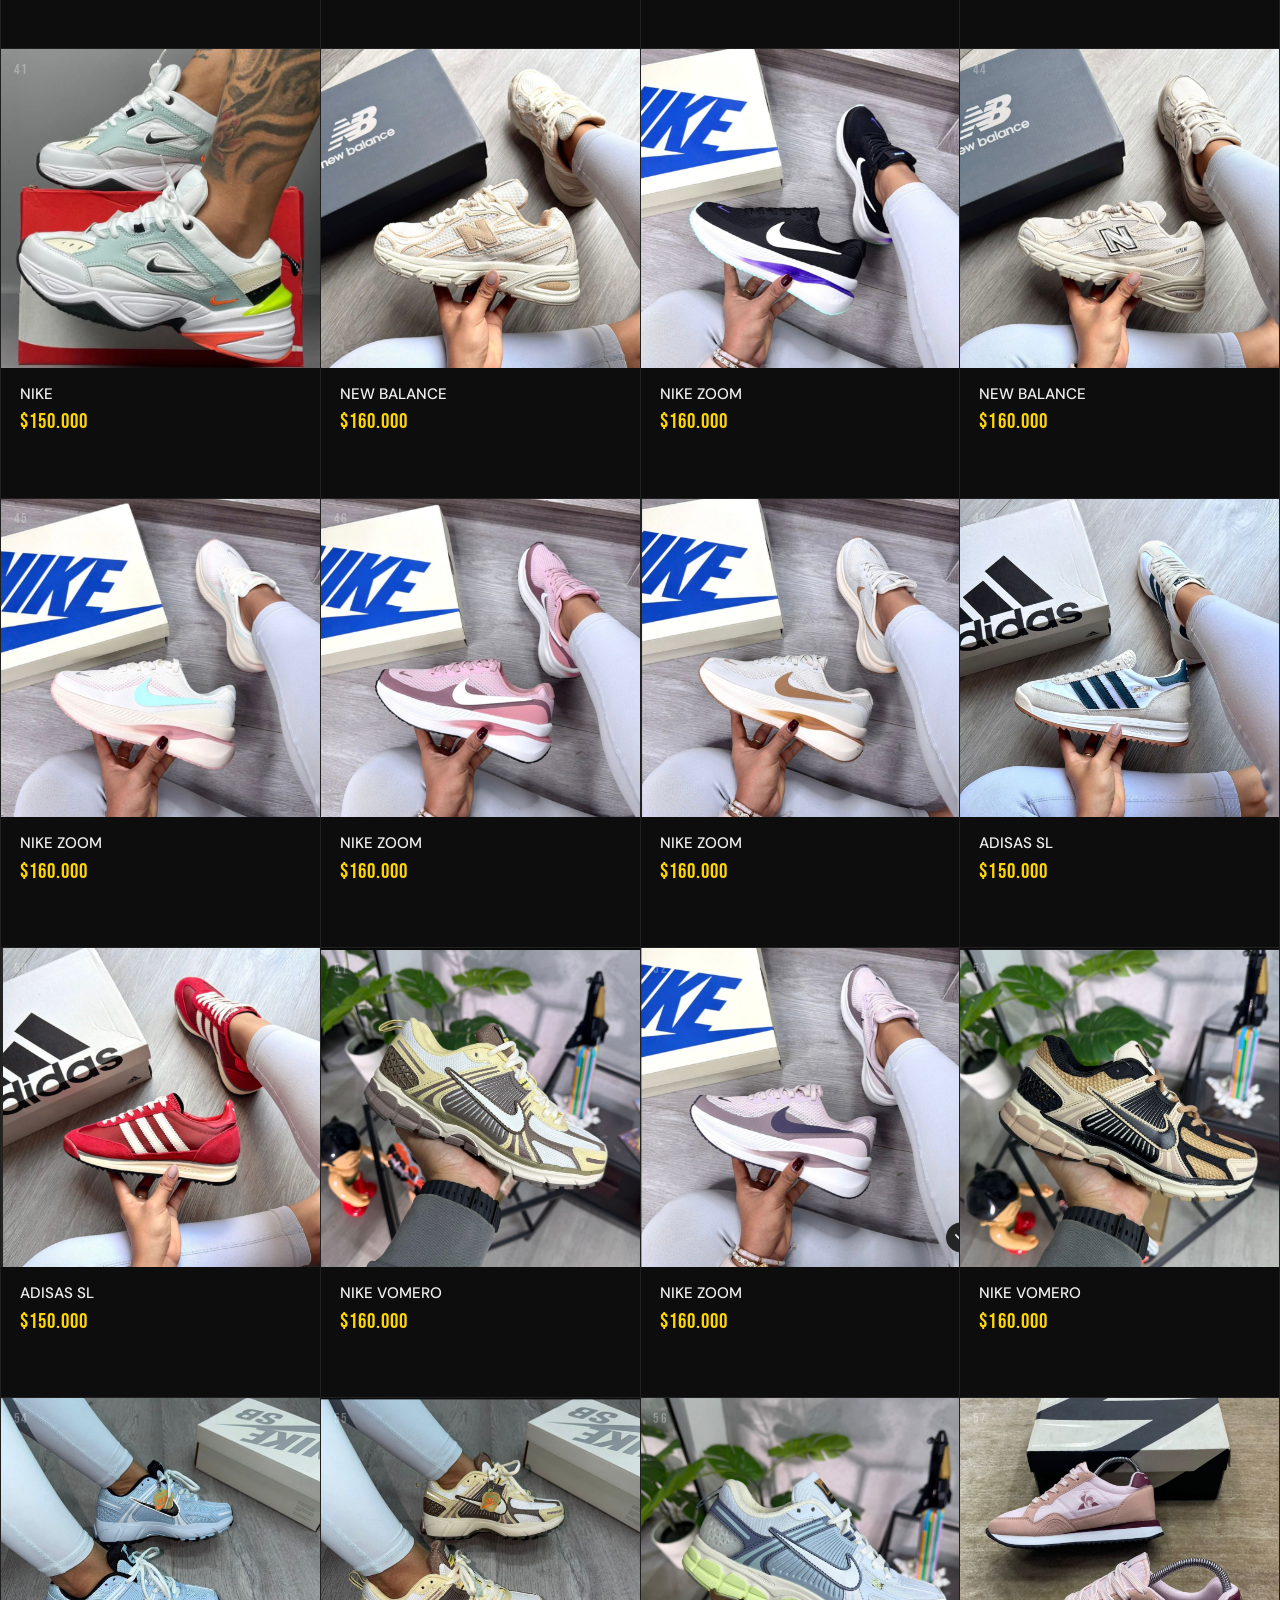
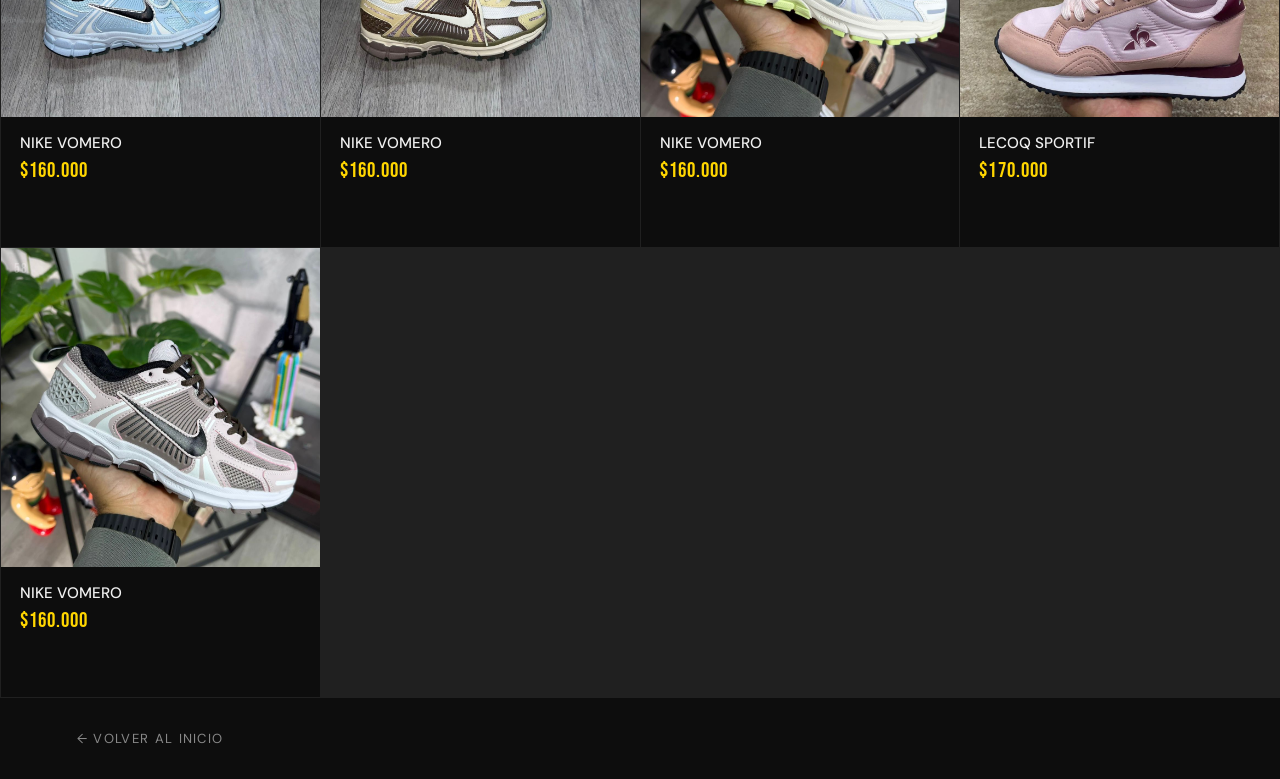
<file: mujer.html>
<!DOCTYPE html>
<html lang="es">
<head>
  <meta charset="UTF-8" />
  <meta name="viewport" content="width=device-width, initial-scale=1.0"/>
  <title>Mujer — C & D STORE</title>
  <link rel="preconnect" href="https://fonts.googleapis.com">
  <link href="https://fonts.googleapis.com/css2?family=Bebas+Neue&family=DM+Sans:wght@300;400;500&display=swap" rel="stylesheet">
  <link rel="stylesheet" href="src/styles/main.css">
</head>
<body>

  <nav class="navbar">
    <a href="index.html" class="nav-logo">C & D<span>STORE</span></a>
    <div class="nav-links">
      <a href="hombre.html">Hombre</a>
      <a href="index.html">← Inicio</a>
      <a href="mujer.html" style="color:var(--accent)">Mujer</a>
      <a href="https://wa.me/573104720389" target="_blank" class="nav-wpp">📲 WhatsApp</a>
    </div>
  </nav>

  <main class="catalog-page">
    <div class="catalog-header">
      <h1>MUJER <span>.</span></h1>
      <p class="catalog-count" id="count">Cargando...</p>
    </div>

    <div class="filter-bar">
      <span class="filter-label">Ordenar:</span>
      <button class="filter-btn active" onclick="sortProducts('default', this)">Por defecto</button>
      <button class="filter-btn" onclick="sortProducts('precio-asc', this)">Menor precio</button>
      <button class="filter-btn" onclick="sortProducts('precio-desc', this)">Mayor precio</button>
    </div>

    <div class="product-grid" id="grid"></div>

    <a href="index.html" class="back-link">← Volver al inicio</a>
  </main>

  <script type="module">
    import { productosMujer } from './src/js/products.js';

    const WPP = "573104720389";
    let currentProducts = [...productosMujer];

    function precioNum(p) {
      return parseInt(p.precio.replace(/\D/g, ''));
    }

    function renderGrid(products) {
      const grid = document.getElementById('grid');
      document.getElementById('count').textContent = `${products.length} productos`;
      grid.innerHTML = products.map((p, i) => `
        <div class="product-card" style="animation-delay:${i * 0.03}s">
          <div class="product-img-wrap">
            <span class="product-num">${String(p.id).padStart(2,'0')}</span>
            <img src="${p.img}" alt="${p.nombre}" loading="lazy" onerror="this.style.opacity='0.2'">
          </div>
          <div class="product-info">
            <p class="product-name">${p.nombre}</p>
            <p class="product-price">${p.precio}</p>
          </div>
          <a class="btn-wpp"
             href="https://wa.me/${WPP}?text=Hola!%20Me%20interesa%20el%20${encodeURIComponent(p.nombre)}%20(Ref%20${p.id})%20-%20Precio%3A%20${encodeURIComponent(p.precio)}"
             target="_blank">
            💬 Preguntar por WhatsApp
          </a>
        </div>
      `).join('');
    }

    window.sortProducts = function(tipo, btn) {
      document.querySelectorAll('.filter-btn').forEach(b => b.classList.remove('active'));
      btn.classList.add('active');
      if (tipo === 'precio-asc')  currentProducts.sort((a,b) => precioNum(a) - precioNum(b));
      if (tipo === 'precio-desc') currentProducts.sort((a,b) => precioNum(b) - precioNum(a));
      if (tipo === 'default')     currentProducts = [...productosMujer];
      renderGrid(currentProducts);
    };

    renderGrid(currentProducts);
  </script>

</body>
</html>
</file>
<file: src/styles/main.css>
/* ═══════════════════════════════════════
   C & D STORE — main.css
   ═══════════════════════════════════════ */

@import url('https://fonts.googleapis.com/css2?family=Bebas+Neue&family=DM+Sans:wght@300;400;500&display=swap');

:root {
  --bg:        #0d0d0d;
  --bg-card:   #161616;
  --bg-hover:  #1e1e1e;
  --accent:    #FFD600;
  --text:      #f0f0f0;
  --text-muted:#888;
  --border:    rgba(255,255,255,0.08);
  --radius:    4px;
  --wpp:       #25D366;
}

*, *::before, *::after {
  box-sizing: border-box;
  margin: 0;
  padding: 0;
}

html { scroll-behavior: smooth; }

body {
  background: var(--bg);
  color: var(--text);
  font-family: 'DM Sans', sans-serif;
  -webkit-font-smoothing: antialiased;
}

/* ── NAVBAR ── */
.navbar {
  position: fixed;
  top: 0;
  left: 0;
  right: 0;
  z-index: 100;
  display: flex;
  align-items: center;
  justify-content: space-between;
  padding: 1.2rem 6vw;
  background: rgba(13,13,13,0.85);
  backdrop-filter: blur(12px);
  border-bottom: 1px solid var(--border);
}

.nav-logo {
  font-family: 'Bebas Neue', sans-serif;
  font-size: 1.6rem;
  letter-spacing: 0.1em;
  color: var(--text);
  text-decoration: none;
}

.nav-logo span { color: var(--accent); }

.nav-links {
  display: flex;
  align-items: center;
  gap: 2rem;
}

.nav-links a {
  font-family: 'DM Sans', sans-serif;
  font-size: 0.85rem;
  font-weight: 400;
  letter-spacing: 0.1em;
  text-transform: uppercase;
  color: var(--text-muted);
  text-decoration: none;
  transition: color 0.2s;
}

.nav-links a:hover { color: var(--text); }

.nav-links .nav-wpp {
  color: var(--wpp);
  font-weight: 500;
}

.nav-links .nav-wpp:hover { color: #1fba59; }

/* ── CATALOG PAGE ── */
.catalog-page {
  padding-top: 80px;
  min-height: 100vh;
}

.catalog-header {
  padding: 4rem 6vw 2rem;
  border-bottom: 1px solid var(--border);
  display: flex;
  align-items: flex-end;
  justify-content: space-between;
  gap: 1rem;
  flex-wrap: wrap;
}

.catalog-header h1 {
  font-family: 'Bebas Neue', sans-serif;
  font-size: clamp(3rem, 8vw, 7rem);
  line-height: 1;
  color: var(--text);
}

.catalog-header h1 span { color: var(--accent); }

.catalog-count {
  font-size: 0.85rem;
  color: var(--text-muted);
  padding-bottom: 0.8rem;
}

/* ── FILTER BAR ── */
.filter-bar {
  padding: 1.2rem 6vw;
  display: flex;
  align-items: center;
  gap: 0.75rem;
  flex-wrap: wrap;
  border-bottom: 1px solid var(--border);
}

.filter-label {
  font-size: 0.75rem;
  letter-spacing: 0.2em;
  text-transform: uppercase;
  color: var(--text-muted);
  margin-right: 0.5rem;
}

.filter-btn {
  background: transparent;
  border: 1px solid var(--border);
  color: var(--text-muted);
  font-family: 'DM Sans', sans-serif;
  font-size: 0.8rem;
  padding: 0.4rem 1rem;
  cursor: pointer;
  border-radius: 2rem;
  transition: all 0.2s;
}

.filter-btn:hover,
.filter-btn.active {
  border-color: var(--accent);
  color: var(--accent);
  background: rgba(255, 214, 0, 0.07);
}

/* ── PRODUCT GRID ── */
.product-grid {
  display: grid;
  grid-template-columns: repeat(auto-fill, minmax(260px, 1fr));
  gap: 1px;
  background: var(--border);
  padding: 1px;
}

.product-card {
  background: var(--bg);
  position: relative;
  overflow: hidden;
  transition: background 0.2s;
  display: flex;
  flex-direction: column;
}

.product-card:hover {
  background: var(--bg-hover);
}

.product-img-wrap {
  position: relative;
  overflow: hidden;
  aspect-ratio: 1 / 1;
  background: var(--bg-card);
}

.product-img-wrap img {
  width: 100%;
  height: 100%;
  object-fit: cover;
  transition: transform 0.5s ease;
  display: block;
}

.product-card:hover .product-img-wrap img {
  transform: scale(1.06);
}

.product-num {
  position: absolute;
  top: 0.8rem;
  left: 0.8rem;
  font-family: 'Bebas Neue', sans-serif;
  font-size: 0.85rem;
  color: rgba(255,255,255,0.3);
  letter-spacing: 0.1em;
}

.product-info {
  padding: 1rem 1.2rem 1.4rem;
  flex: 1;
  display: flex;
  flex-direction: column;
  gap: 0.35rem;
}

.product-name {
  font-family: 'DM Sans', sans-serif;
  font-weight: 500;
  font-size: 0.95rem;
  color: var(--text);
}

.product-price {
  font-family: 'Bebas Neue', sans-serif;
  font-size: 1.3rem;
  letter-spacing: 0.05em;
  color: var(--accent);
}

.btn-wpp {
  margin-top: auto;
  display: flex;
  align-items: center;
  justify-content: center;
  gap: 0.5rem;
  background: var(--wpp);
  color: #fff;
  font-family: 'DM Sans', sans-serif;
  font-weight: 500;
  font-size: 0.82rem;
  letter-spacing: 0.05em;
  text-decoration: none;
  padding: 0.75rem 1rem;
  border: none;
  cursor: pointer;
  opacity: 0;
  transform: translateY(8px);
  transition: opacity 0.25s ease, transform 0.25s ease, background 0.2s;
}

.product-card:hover .btn-wpp {
  opacity: 1;
  transform: translateY(0);
}

.btn-wpp:hover { background: #1fba59; }

/* ── BACK LINK ── */
.back-link {
  display: inline-flex;
  align-items: center;
  gap: 0.5rem;
  font-size: 0.82rem;
  letter-spacing: 0.1em;
  text-transform: uppercase;
  color: var(--text-muted);
  text-decoration: none;
  padding: 2rem 6vw;
  transition: color 0.2s;
}

.back-link:hover { color: var(--accent); }

/* ── EMPTY STATE ── */
.empty-state {
  grid-column: 1 / -1;
  padding: 6rem 2rem;
  text-align: center;
  color: var(--text-muted);
}

.empty-state p {
  font-family: 'Bebas Neue', sans-serif;
  font-size: 2rem;
  margin-bottom: 0.5rem;
  color: var(--text);
}

/* ── RESPONSIVE ── */
@media (max-width: 640px) {
  .product-grid {
    grid-template-columns: repeat(2, 1fr);
  }

  .btn-wpp {
    opacity: 1;
    transform: translateY(0);
  }

  .catalog-header {
    flex-direction: column;
    align-items: flex-start;
  }

  .nav-links a:not(.nav-wpp) {
    display: none;
  }
}
</file>
